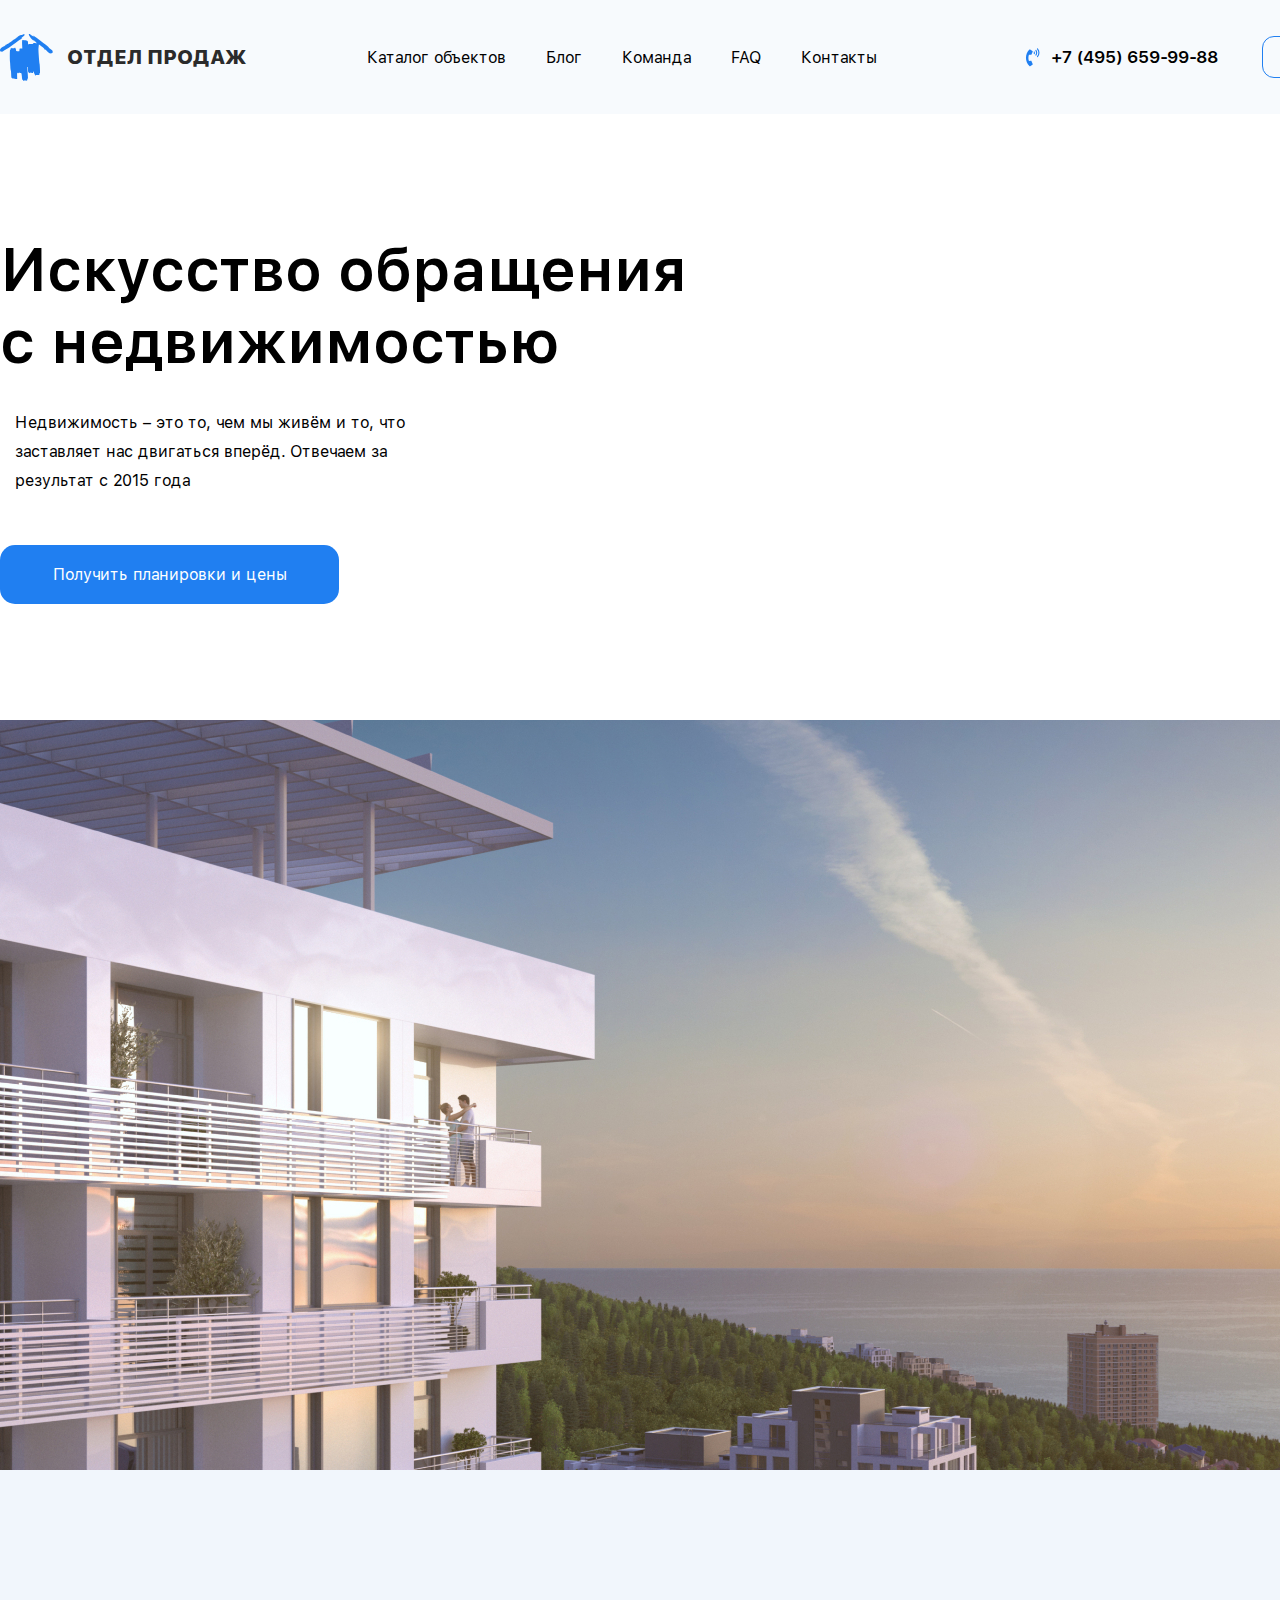
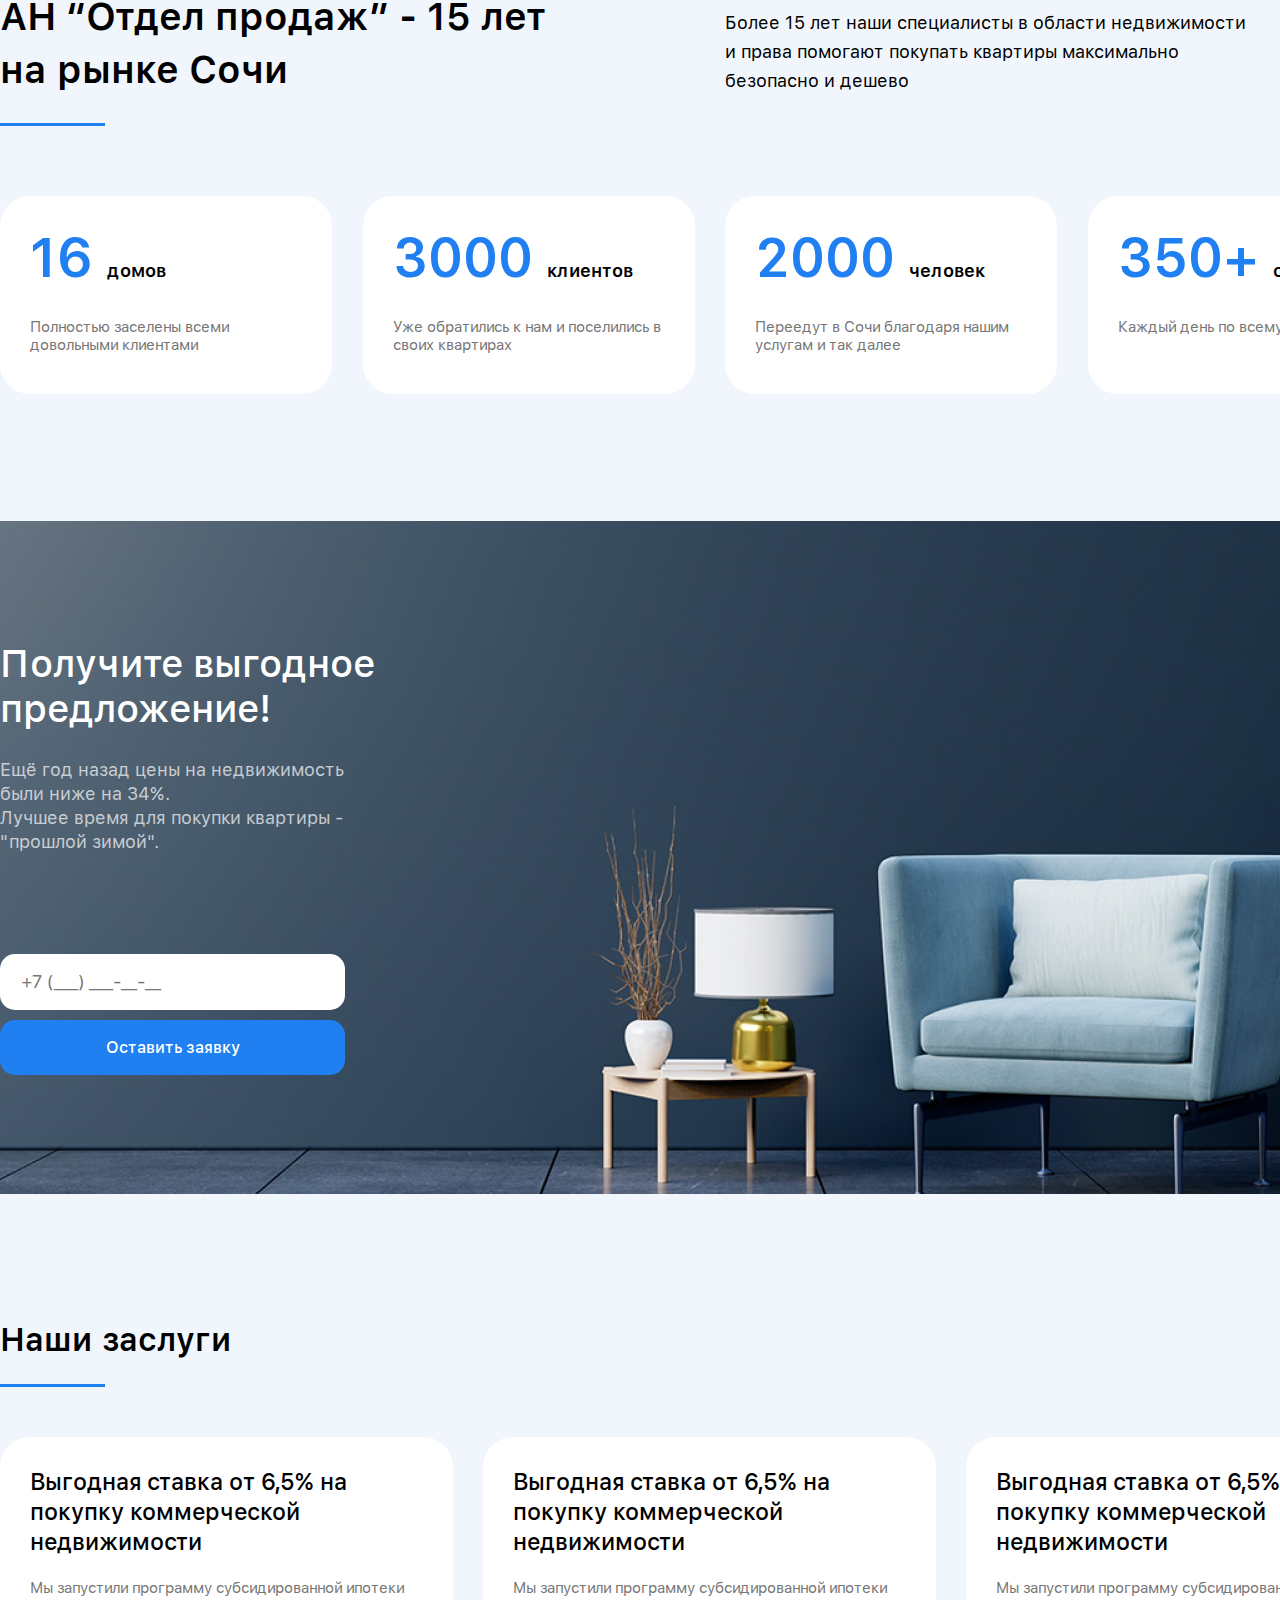
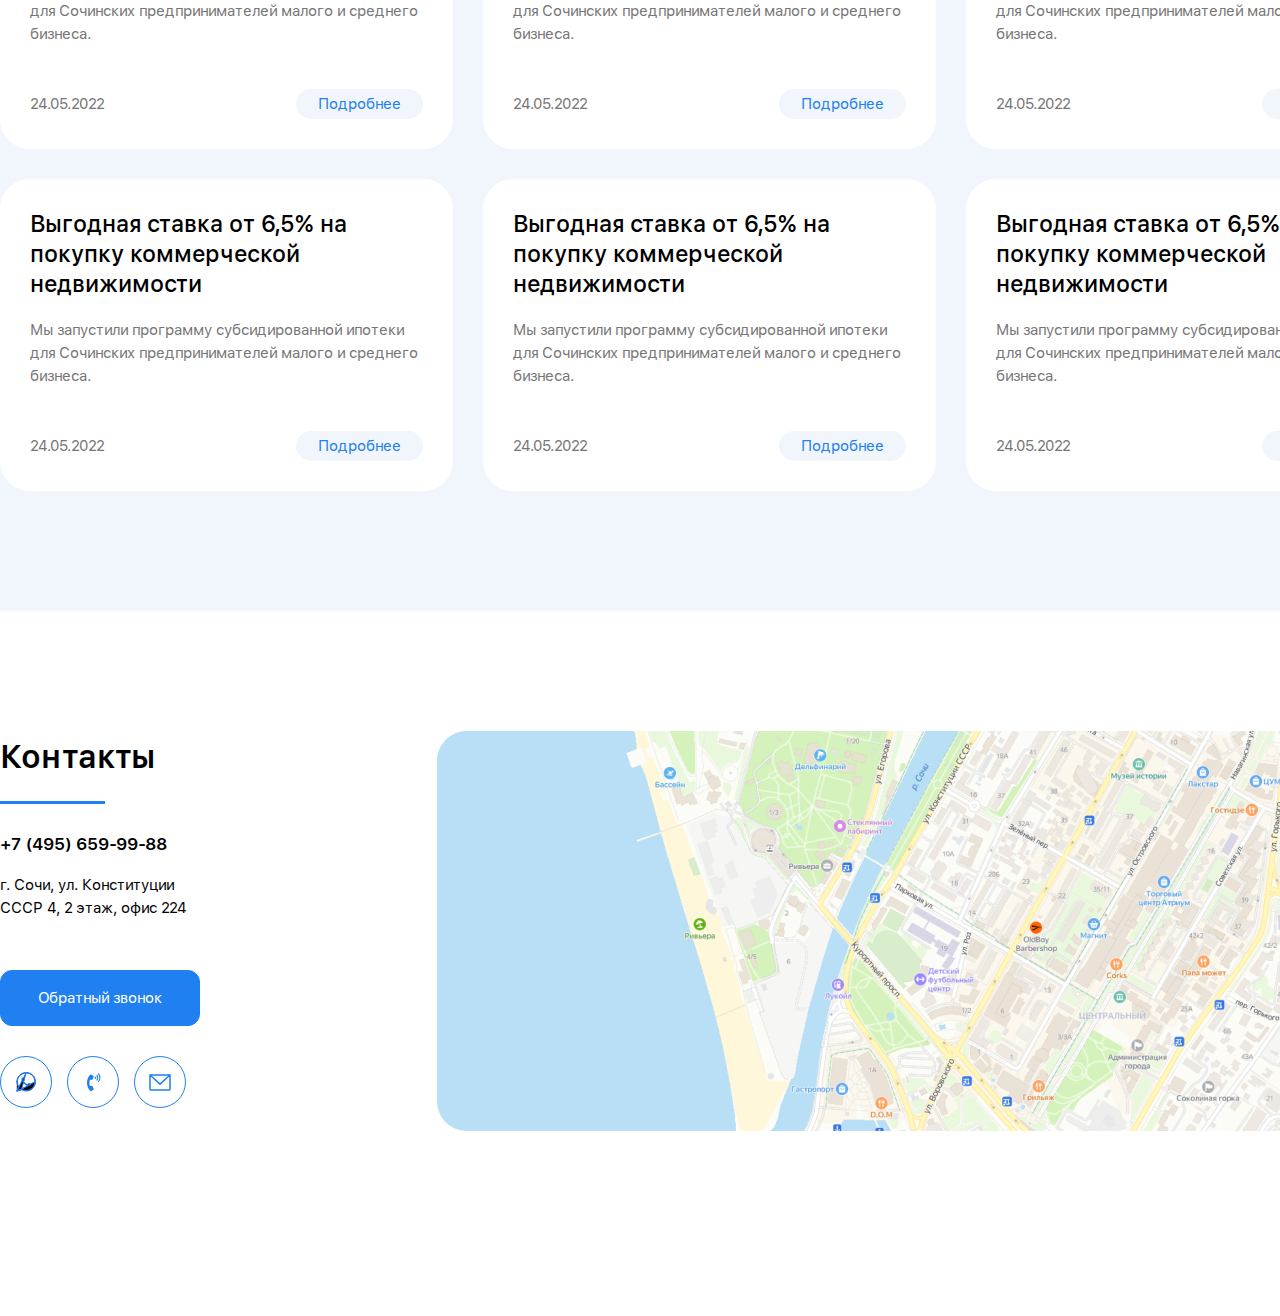
<file: Макет АН Отдел Продаж/index.html>
<!DOCTYPE html>
<html lang="ru">
    <head>
        <meta charset="utf-8">
        <link rel="stylesheet" type="text/css" href="css/style.css">
        <title>АН "Отдел продаж"</title>
    </head>
    <body>
        <header class="main-header">
            <div class="header-content-container">
            <a href="#" class="logo-container">
                <img class="logo" src="img/logo.svg" alt="Логотип компании">
                <p>Отдел продаж</p>
            </a>
            <nav class="main-nav">
                <ul class="main-list-navigation">
                    <li>
                        <a href="#">
                            Каталог объектов
                        </a>
                    </li>
                    <li>
                        <a href="#">
                            Блог
                        </a>
                    </li>
                    <li>
                        <a href="#">
                            Команда
                        </a>
                    </li>
                    <li>
                        <a href="#">
                            FAQ
                        </a>
                    </li>
                    <li>
                        <a href="#">
                            Контакты
                        </a>
                    </li>
                </ul>
            </nav>
            <a class="phone-calling head" href="tel:+74956599988">+7 (495) 659-99-88</a>
            <button class="call-order" href="#" type="button">Заказать звонок</button>
            </div>
        </header>
        <section class="section-lead">
            <div class="lead-text-container">
                <h1>Искусство обращения с недвижимостью</h1>
                <p>Недвижимость – это то, чем мы живём и то, что заставляет нас двигаться вперёд. Отвечаем за результат с 2015 года</p>
                <a class="get-prices" href="#">Получить планировки и цены</a>
            </div>
        </section>
        <section class="beatiful-view"></section>
        <section class="advantages">
            <div class="advantage-content-container">
                <div class="text-container">
                    <h2>АН “Отдел продаж” - 15 лет на рынке Сочи</h2>
                    <p class="advantages-description">Более 15 лет наши специалисты в области недвижимости и права помогают покупать квартиры максимально безопасно и дешево</p>
                </div>
            <ul class="advantages-list">
                <li class="advantage-card">
                    <h3><span>16 </span>домов</h3>
                    <p class="advantage-card-description">Полностью заселены всеми довольными клиентами</p>
                </li>
                <li class="advantage-card">
                    <h3><span>3000 </span>клиентов</h3>
                    <p class="advantage-card-description">Уже обратились к нам и поселились в своих квартирах</p>
                </li>
                <li class="advantage-card">
                    <h3><span>2000 </span>человек</h3>
                    <p class="advantage-card-description">Переедут в Сочи благодаря нашим услугам и так далее</p>
                </li>
                <li class="advantage-card">
                    <h3><span>350+ </span>сделок</h3>
                    <p class="advantage-card-description">Каждый день по всему Сочи</p>
                </li>
            </ul>
            </div>
        </section>
            <section class="sale-offer">
                <div class="content-container">
                    <div class="text-container">
                        <h2>Получите выгодное предложение!</h2>
                        <p class="sale-offer-dscription">
                            <p>Ещё год назад цены на недвижимость были ниже на 34%.</p>
                            <p>Лучшее время для покупки квартиры - "прошлой зимой".</p>
                        </p>
                        <form class="phone-form-submit" action="post">
                            <input name="phone_number" type="tel" placeholder="+7 (___) ___-__-__" pattern="+7 [0-9]{3} [0-9]{3}-[0-9]{2}-[0-9]{2}">
                            <input type="submit" value="Оставить заявку">
                        </form>
                    </div>
                </div>
            </section>
            <section class="achivements">
                <div class="content-container">
                <h2>Наши заслуги</h2>
                <ul class="achive-list">
                    <li class="achive-card">
                        <h3>Выгодная ставка от 6,5% на покупку коммерческой недвижимости</h3>
                        <p class="achove-description">Мы запустили программу субсидированной ипотеки для Сочинских предпринимателей малого и среднего бизнеса.</p>
                        <div class="wrap-container">
                            <time datetime="2022-05-24">24.05.2022</time>
                            <a class="achive-link" href="#">Подробнее</a>
                        </div>
                    </li>
                    <li class="achive-card active">
                        <h3>Выгодная ставка от 6,5% на покупку коммерческой недвижимости</h3>
                        <p class="achove-description">Мы запустили программу субсидированной ипотеки для Сочинских предпринимателей малого и среднего бизнеса.</p>
                        <div class="wrap-container">
                            <time datetime="2022-05-24">24.05.2022</time>
                            <a class="achive-link" href="#">Подробнее</a>
                        </div>
                    </li>
                    <li class="achive-card">
                        <h3>Выгодная ставка от 6,5% на покупку коммерческой недвижимости</h3>
                        <p class="achove-description">Мы запустили программу субсидированной ипотеки для Сочинских предпринимателей малого и среднего бизнеса.</p>
                        <div class="wrap-container">
                            <time datetime="2022-05-24">24.05.2022</time>
                            <a class="achive-link" href="#">Подробнее</a>
                        </div>
                    </li>
                    <li class="achive-card">
                        <h3>Выгодная ставка от 6,5% на покупку коммерческой недвижимости</h3>
                        <p class="achove-description">Мы запустили программу субсидированной ипотеки для Сочинских предпринимателей малого и среднего бизнеса.</p>
                        <div class="wrap-container">
                            <time datetime="2022-05-24">24.05.2022</time>
                            <a class="achive-link" href="#">Подробнее</a>
                        </div>
                    </li>
                    <li class="achive-card">
                        <h3>Выгодная ставка от 6,5% на покупку коммерческой недвижимости</h3>
                        <p class="achove-description">Мы запустили программу субсидированной ипотеки для Сочинских предпринимателей малого и среднего бизнеса.</p>
                        <div class="wrap-container">
                            <time datetime="2022-05-24">24.05.2022</time>
                            <a class="achive-link" href="#">Подробнее</a>
                        </div>
                    </li>
                    <li class="achive-card">
                        <h3>Выгодная ставка от 6,5% на покупку коммерческой недвижимости</h3>
                        <p class="achove-description">Мы запустили программу субсидированной ипотеки для Сочинских предпринимателей малого и среднего бизнеса.</p>
                        <div class="wrap-container">
                            <time datetime="2022-05-24">24.05.2022</time>
                            <a class="achive-link" href="#">Подробнее</a>
                        </div>
                    </li>
                </ul>
                </div>
            </section>
            <section class="contacts">
                <div class="left-column">
                <h2>Контакты</h2>
                <a class="phone-calling" href="tel:+74956599988">+7 (495) 659-99-88</a>
                <address>г. Сочи, ул. Конституции СССР 4, 2 этаж, офис 224</address>
                <button type="button" class="call-order back">Обратный звонок</button>
                <ul class="contacts-list">
                    <li>
                        <a class="contacts-list-link" href="#">
                            <img class="contacts-list-image" src="img/whats-app-icon.svg" alt="What's App">
                        </a>
                    </li>
                    <li>
                        <a class="contacts-list-link" href="#">
                            <img class="contacts-list-image" src="img/phone-icon.svg" alt="Номер телефона">
                        </a>
                    </li>
                    <li>
                        <a class="contacts-list-link" href="#">
                            <img class="contacts-list-image" src="img/mail-icon.svg" alt="Электронная почта">
                        </a>
                    </li>
                </ul>
                </div>
                <img class="map" src="img/map.jpg" alt="Здесь должна была быть карта, но что-то пошло не так. Мы находимся по адресу: г. Сочи, ул. Конституции СССР 4, 2 этаж, офис 224">
            </section>
    </body>
</html>
</file>
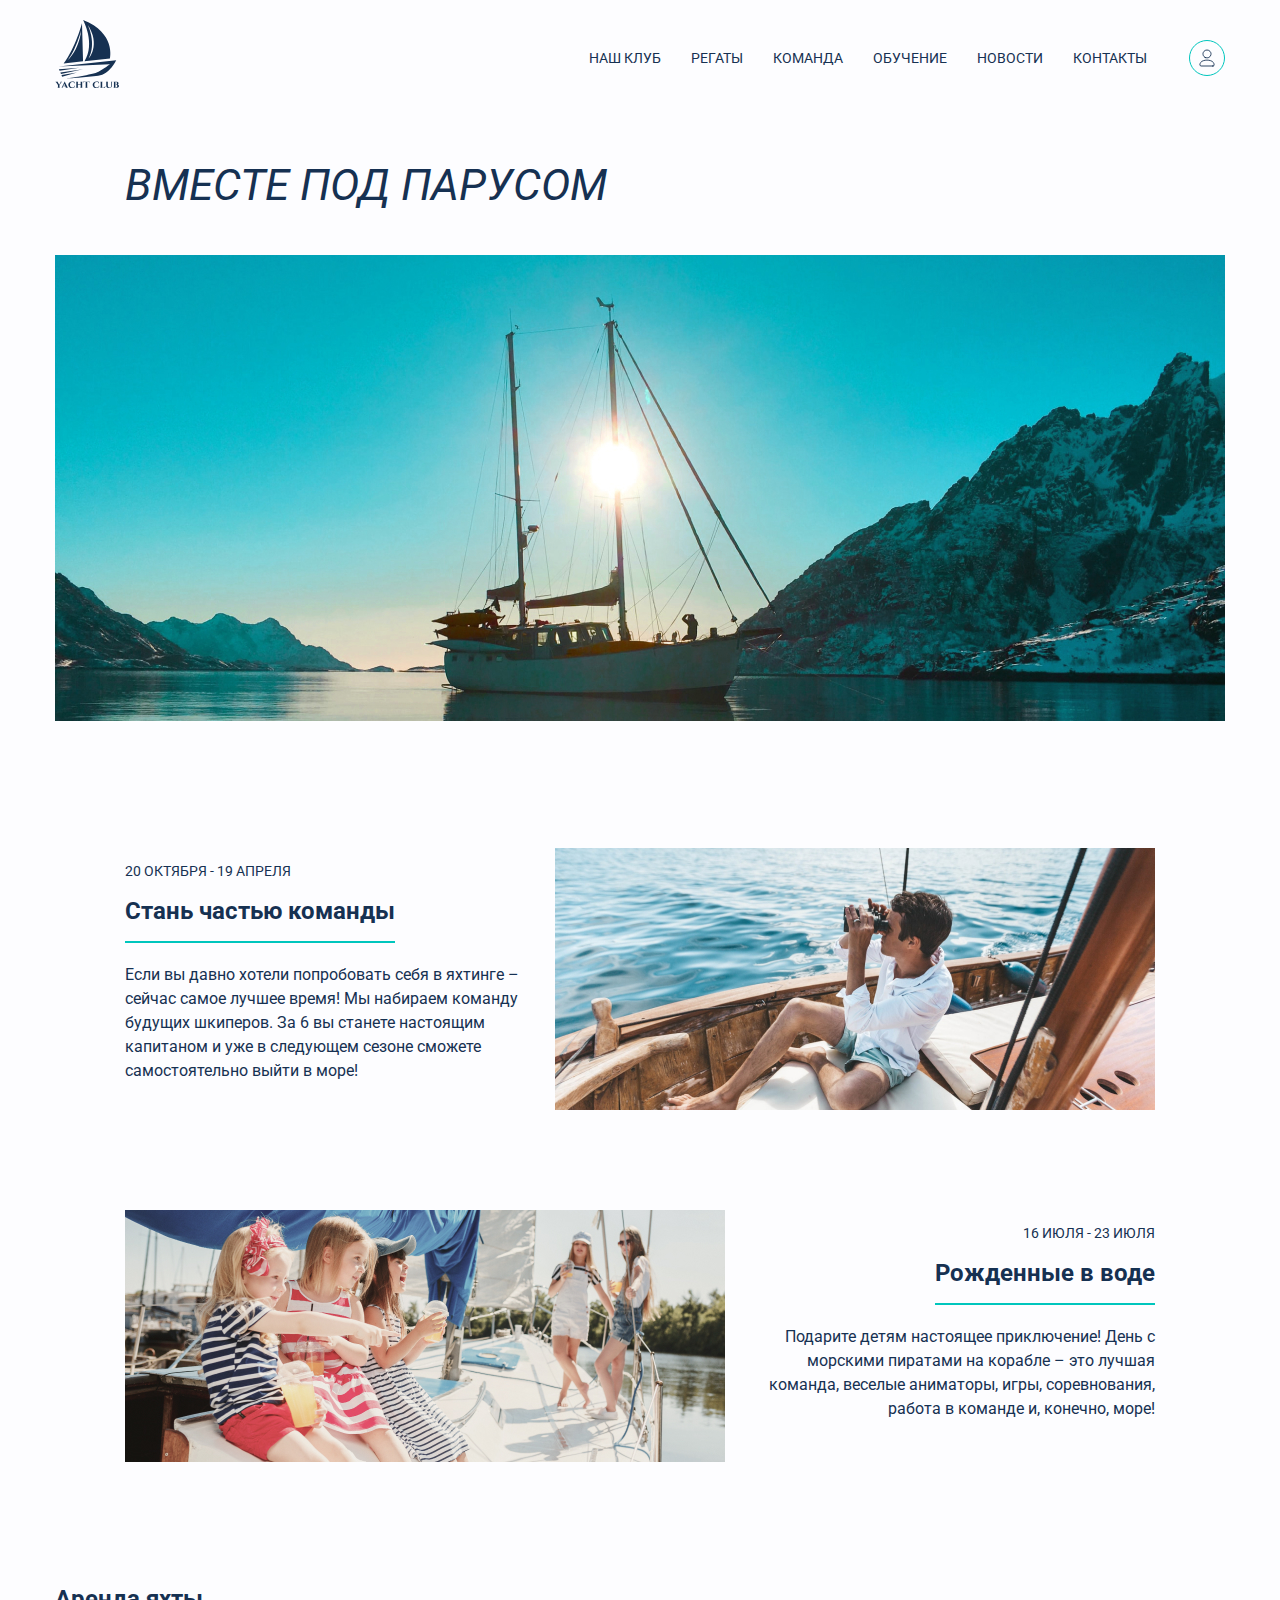
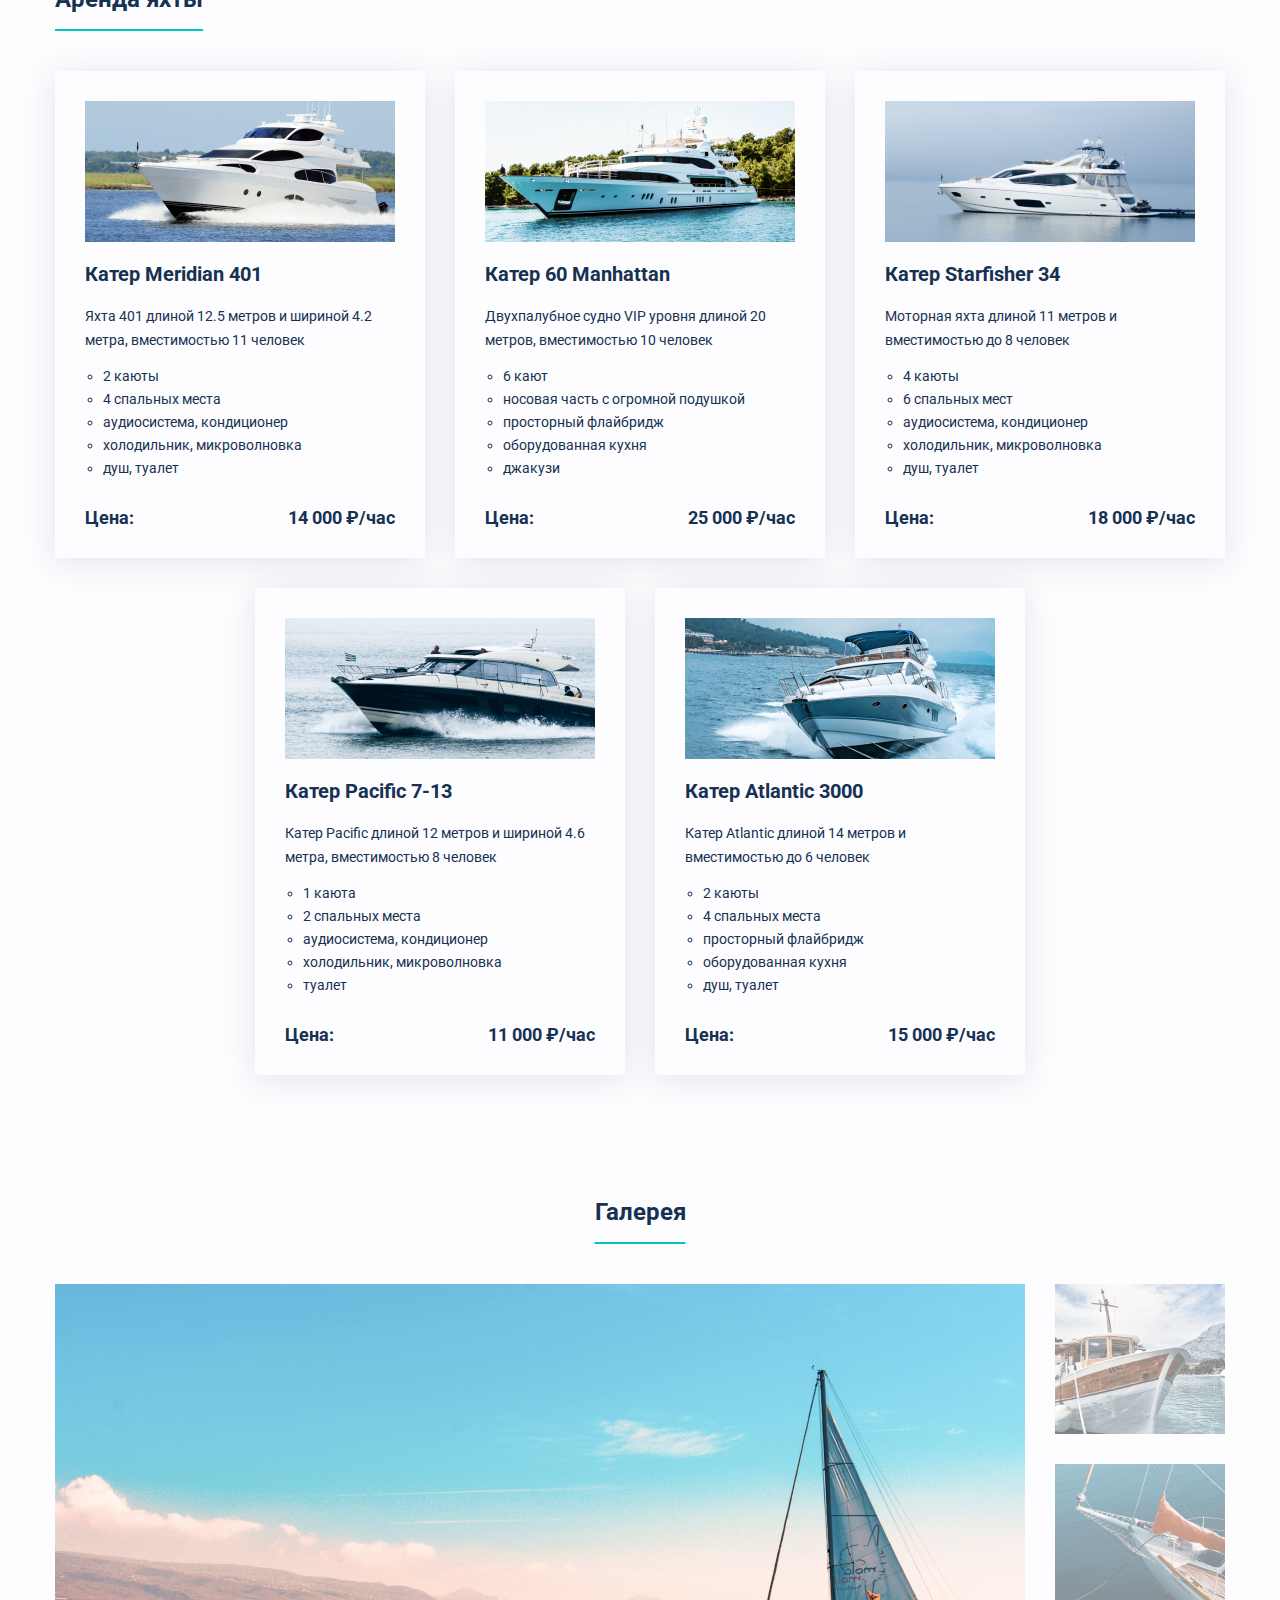
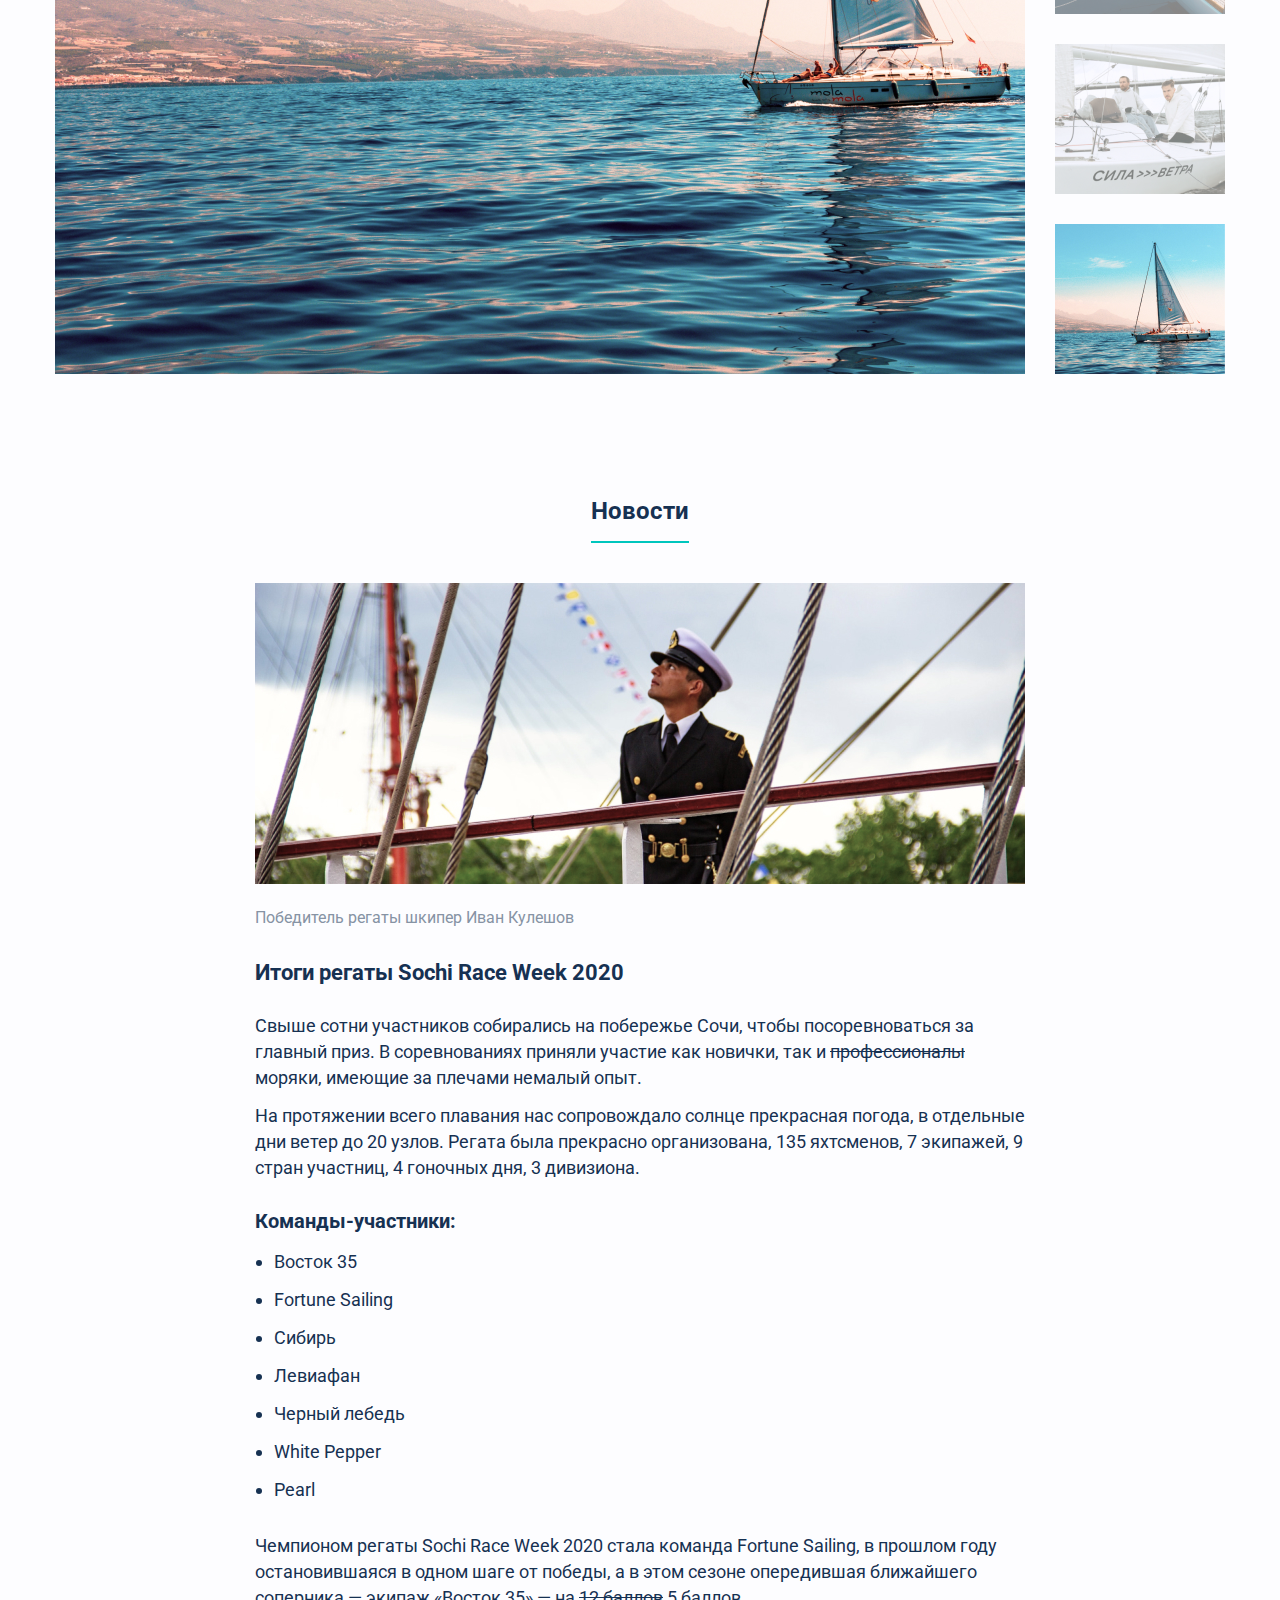
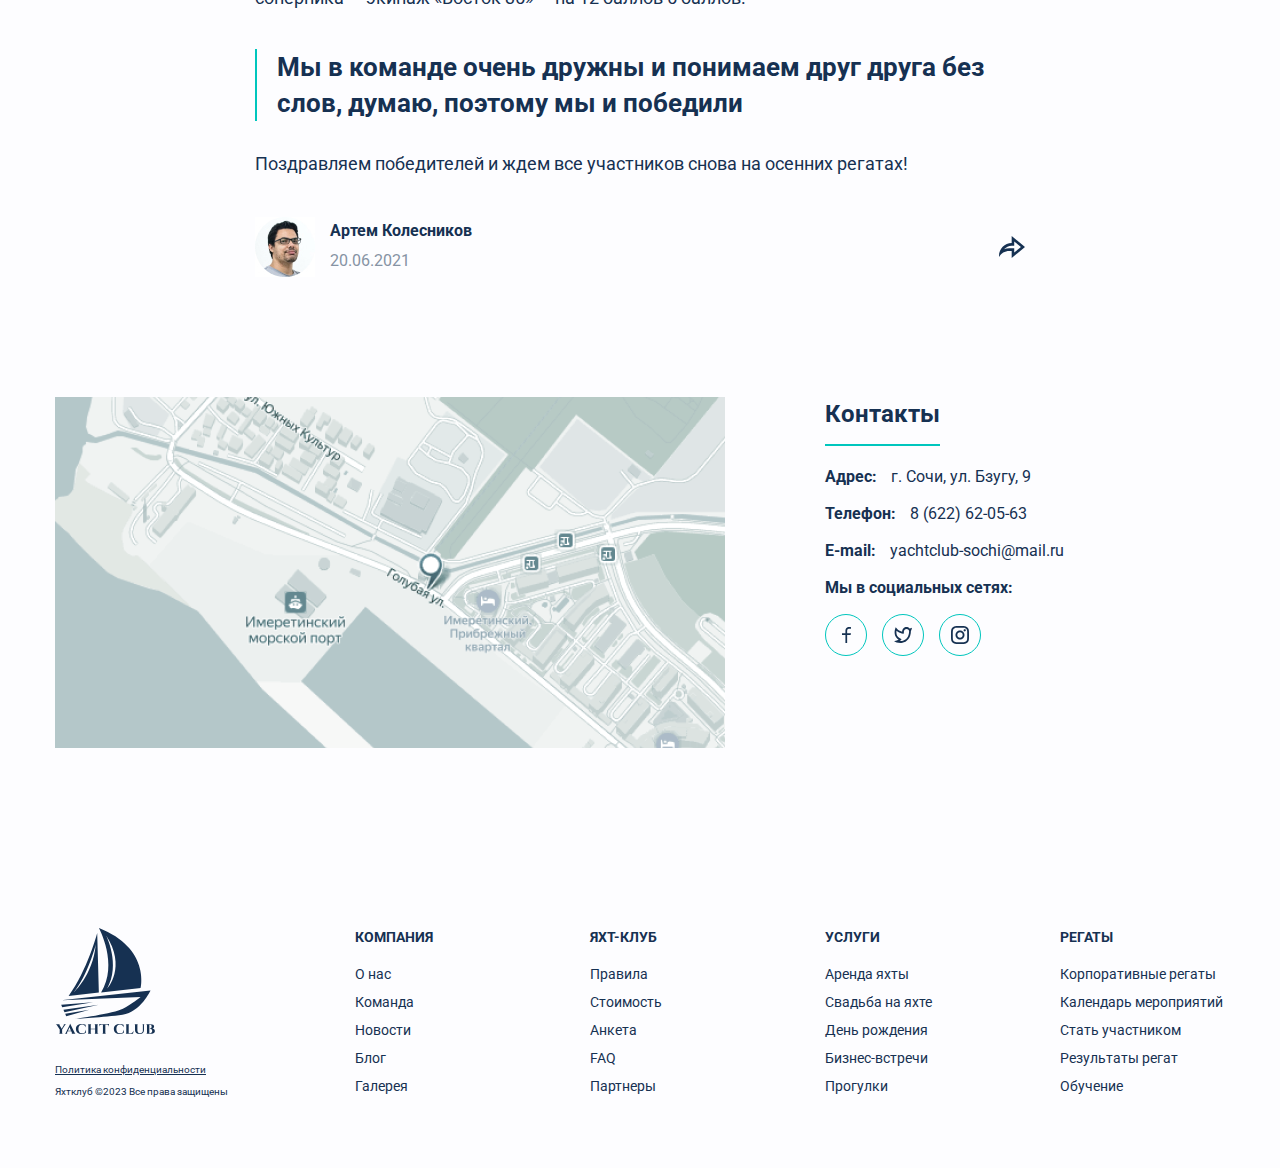
<file: Макет яхт-клуба/index.html>
<!DOCTYPE html>
<html>
    <head lang="ru">
        <meta charset="utf-8">
        <link rel="preconnect" href="https://fonts.googleapis.com">
        <link rel="preconnect" href="https://fonts.gstatic.com" crossorigin>
        <link href="https://fonts.googleapis.com/css2?family=Roboto:ital,wght@0,400;0,700;1,400&display=swap" rel="stylesheet">
        <link href="css/style.css" rel="stylesheet">
        <title>Яхт-клуб "Под парусом"</title>
    </head>
    <body>
        <header class="main-header">
            <nav class="main-nav">
                <a class="logo" href="#">
                    <img src="img/logo.svg" width="64" height="68" alt="Логотип компании">
                </a>
                <ul class="nav-list">
                    <li class="nav-list-item">
                        <a href="#">
                            Наш клуб
                        </a>
                    </li>
                    <li class="nav-list-item">
                        <a href="#">
                            Регаты
                        </a>
                    </li>
                    <li class="nav-list-item">
                        <a href="#">
                            Команда
                        </a>
                    </li>
                    <li class="nav-list-item">
                        <a href="#">
                            Обучение
                        </a>
                    </li>
                    <li class="nav-list-item">
                        <a href="#">
                            Новости
                        </a>
                    </li>
                    <li class="nav-list-item">
                        <a href="#">
                            Контакты
                        </a>
                    </li>
                </ul>
                <a class="account" href="#">
                    <img src="img/user-icon.svg" width="16" height="18" alt="Личный кабинет пользователя">
                </a>
            </nav>
        </header>
        <main class="main-content">
            <section class="section-lead">
                <h1>Вместе под парусом</h1>
                <img src="img/main-photo.jpg" width="1170" height="466" alt="Парусник на фоне красивого пейзажа">
            </section>
                <article class="article-item article-item-1">
                    <div class="article-text-column">
                        <p class="article-date">20 октября - 19 апреля</p>
                        <h2>Стань частью команды</h2>
                        <p>Если вы давно хотели попробовать себя в яхтинге – сейчас самое лучшее время! Мы набираем команду будущих шкиперов. За 6 вы станете настоящим капитаном и уже в следующем сезоне сможете самостоятельно выйти в море!</p>
                    </div>
                    <img class="blog-article-img" src="img/article-photo-1.jpg" width="600" height="262" alt="Картинка статьи">
                </article>
                <article class="article-item article-item-2">
                    <div class="article-text-column">
                        <p class="article-date">16 июля - 23 июля</p>
                        <h2>Рожденные в воде</h2>
                        <p>Подарите детям настоящее приключение! День с морскими пиратами на корабле – это лучшая команда, веселые аниматоры, игры, соревнования, работа в команде и, конечно, море!</p>
                    </div>
                    <img class="blog-article-img" src="img/article-photo-2.jpg" width="600" height="252" alt="Картинка статьи">
                </article>
                <section class="rents">
                    <h2>Аренда яхты</h2>
                    <ul class="rent-list">
                        <li class="card">
                            <img src="img/rent-photo-1.jpg" width="310" height="141" alt="Катер Meridian 401">
                            <h3>Катер Meridian 401</h3>
                            <p class="card-description">Яхта 401 длиной 12.5 метров и шириной 4.2 метра, вместимостью 11 человек</p>
                            <ul class="card-properties">
                                <li>
                                    2 каюты
                                </li>
                                <li>
                                    4 спальных места
                                </li>
                                <li>
                                    аудиосистема, кондиционер
                                </li>
                                <li>
                                    холодильник, микроволновка
                                </li>
                                <li>
                                    душ, туалет
                                </li>
                            </ul>
                            <div class="price-container">
                                <span class="price-header">Цена:</span>
                                <span class="price">14 000 ₽/час</span>
                            </div>
                        </li>
                        <li class="card">
                            <img src="img/rent-photo-2.jpg" width="310" height="141" alt="Катер 60 Manhattan">
                            <h3>Катер 60 Manhattan</h3>
                            <p class="card-description">Двухпалубное судно VIP уровня длиной 20 метров, вместимостью 10 человек</p>
                            <ul class="card-properties">
                                <li>
                                    6 кают
                                </li>
                                <li>
                                    носовая часть с огромной подушкой
                                </li>
                                <li>
                                    просторный флайбридж
                                </li>
                                <li>
                                    оборудованная кухня
                                </li>
                                <li>
                                    джакузи
                                </li>
                            </ul>
                            <div class="price-container">
                                <span class="price-header">Цена:</span>
                                <span class="price">25 000 ₽/час</span>
                            </div>
                        </li>
                        <li class="card">
                            <img src="img/rent-photo-3.jpg" width="310" height="141" alt="Катер Starfisher 34">
                            <h3>Катер Starfisher 34</h3>
                            <p class="card-description">Моторная яхта длиной 11 метров
                                и вместимостью до 8 человек</p>
                            <ul class="card-properties">
                                <li>
                                    4 каюты
                                </li>
                                <li>
                                    6 спальных мест
                                </li>
                                <li>
                                    аудиосистема, кондиционер
                                </li>
                                <li>
                                    холодильник, микроволновка
                                </li>
                                <li>
                                    душ, туалет
                                </li>
                            </ul>
                            <div class="price-container">
                                <span class="price-header">Цена:</span>
                                <span class="price">18 000 ₽/час</span>
                            </div>
                        </li>
                        <li class="card">
                            <img src="img/rent-photo-4.jpg" width="310" height="141" alt="Катер Pacific 7-13">
                            <h3>Катер Pacific 7-13</h3>
                            <p class="card-description">Катер Pacific длиной 12 метров и шириной 4.6 метра, вместимостью 8 человек</p>
                            <ul class="card-properties">
                                <li>
                                    1 каюта
                                </li>
                                <li>
                                    2 спальных места
                                </li>
                                <li>
                                    аудиосистема, кондиционер
                                </li>
                                <li>
                                    холодильник, микроволновка
                                </li>
                                <li>
                                    туалет
                                </li>
                            </ul>
                            <div class="price-container">
                                <span class="price-header">Цена:</span>
                                <span class="price">11 000 ₽/час</span>
                            </div>
                        </li>
                        <li class="card">
                            <img src="img/rent-photo-5.jpg" width="310" height="141" alt="Катер Atlantic 3000">
                            <h3>Катер Atlantic 3000</h3>
                            <p class="card-description">Катер Atlantic длиной 14 метров
                                и вместимостью до 6 человек</p>
                            <ul class="card-properties">
                                <li>
                                    2 каюты
                                </li>
                                <li>
                                    4 спальных места
                                </li>
                                <li>
                                    просторный флайбридж
                                </li>
                                <li>
                                    оборудованная кухня
                                </li>
                                <li>
                                    душ, туалет
                                </li>
                            </ul>
                            <div class="price-container">
                                <span class="price-header">Цена:</span>
                                <span class="price">15 000 ₽/час</span>
                            </div>
                        </li>
                    </ul>
                </section>
                <section class="gallery">
                    <h2>Галерея</h2>
                    <div class="gallery-wrapper">
                      <img class="main-gallery-photo" src="img/main-gallery-photo.jpg" width="970" height="690" alt="">
                      <ul class="image-list">
                        <li>
                          <a href="#">
                            <img src="img/gallery-list-photo-1.jpg" width="170" height="150" alt="">
                          </a>
                        </li>
                        <li>
                          <a href="#">
                            <img src="img/gallery-list-photo-2.jpg" width="170" height="150" alt="">
                          </a>
                        </li>
                        <li>
                          <a href="#">
                            <img src="img/gallery-list-photo-3.jpg" width="170" height="150" alt="">
                          </a>
                        </li>
                        <li>
                          <a href="#" class="active-item">
                            <img src="img/gallery-list-photo-4.jpg" width="170" height="150" alt="">
                          </a>
                        </li>
                      </ul>
                    </div>
                  </section>
            <section class="news">
                <h2>Новости</h2>
                <article class="post">
                <figure class="news-img">
                    <img class="news-img" src="img/news-photo-1.jpg" width="770" height="301" alt="Победитель регаты шкипер Иван Кулешов на своём судне">
                    <figcaption>Победитель регаты шкипер Иван Кулешов</figcaption>
                </figure>
                <h3>Итоги регаты Sochi Race Week 2020</h3>
                <p>Свыше сотни участников собирались на побережье Сочи, чтобы посоревноваться за главный приз. В соревнованиях приняли участие как новички, так и <del>профессионалы</del> моряки, имеющие за плечами немалый опыт. </p>   
                <p>На протяжении всего плавания нас сопровождало солнце прекрасная погода, в отдельные дни ветер до 20 узлов. Регата была прекрасно организована, 135 яхтсменов, 7 экипажей, 9 стран участниц, 4 гоночных дня, 3 дивизиона.</p>
                <h4>Команды-участники:</h4>
                <ul class="teams-list">
                    <li class="teams-list-item">
                        <p>Восток 35</p>
                    </li>
                    <li class="teams-list-item">
                        <p>Fortune Sailing</p>
                    </li>
                    <li class="teams-list-item">
                        <p>Сибирь</p>
                    </li>
                    <li class="teams-list-item">
                        <p>Левиафан</p>
                    </li>
                    <li class="teams-list-item">
                        <p>Черный лебедь</p>
                    </li>
                    <li class="teams-list-item">
                        <p>White Pepper</p>
                    </li>
                    <li class="teams-list-item">
                        <p>Pearl</p>
                    </li>
                </ul>
                <p>Чемпионом регаты Sochi Race Week 2020 стала команда Fortune Sailing, в прошлом году остановившаяся в одном шаге от победы, а в этом сезоне опередившая ближайшего соперника — экипаж «Восток 35» — на <del>12 баллов</del> 5 баллов.</p>
                <blockquote>Мы в команде очень дружны и понимаем друг друга без слов, думаю, поэтому мы и победили</blockquote>
                <p>Поздравляем победителей и ждем все участников снова на осенних регатах!</p>
                <footer class="news-footer">
                    <div class="author-profile">
                        <a href="#">
                            <img class="author-img" src="img/author-photo.jpg" width="60" height="60" alt="Изображение автора статьи">
                        </a>
                        <div class="author-info-container">
                            <a href="#">Артем Колесников</a>
                            <time datetime="2021-06-20">20.06.2021</time>
                        </div>
                    </div>
                    <a class="share-button" href="#">
                        <img src="img/share-icon.svg" width="26" height="22" alt="Нажмите, чтобы поделиться ссылкой на статью">
                    </a>
                </footer>
            </article>
            </section>
            <section class="contacts">
                <div class="contacts-right-column">
                <h2>Контакты</h2>
                    <ul class="contacts-list">
                        <li class="contacts-list-item">
                            <h3>Адрес:</h3>
                            <adress>г. Сочи, ул. Бзугу, 9</adress>
                         </li>
                        <li class="contacts-list-item">
                            <h3>Телефон:</h3>
                            <a href="tel:+7622620563">8 (622) 62-05-63</a>
                        </li>
                        <li class="contacts-list-item">
                            <h3>E-mail:</h3>
                            <a href="mailto:yachtclub-sochi@mail.ru">yachtclub-sochi@mail.ru</a>
                        </li>
                        <li class="contacts-list-item">
                            <h3>Мы в социальных сетях:</h3>
                            <ul class="socials-list">
                                <li class="socials-list-item">
                                    <a href="#">
                                        <img src="img/facebook.svg" width="9" height="16" alt="Facebook">
                                    </a>
                                </li>
                                <li class="socials-list-item">
                                    <a href="#">
                                        <img src="img/twitter.svg" width="18" height="16" alt="Twitter">
                                    </a>
                                </li>
                                <li class="socials-list-item">
                                    <a href="#">
                                        <img src="img/instagram.svg" width="18" height="18" alt="Instagram">
                                    </a>   
                                </li>
                            </ul>
                        </li>
                    </ul>
                </div>
                <img class="map-photo" src="img/map.png" width="670" height="351" alt="Карта местности">
            </section>
        </main>
        <footer class="main-footer">
            <div class="footer-container">
            <div class="footer-column">
                <img src="img/logo.svg" width="100" height="106" alt="Логотип компании">
                <p class="policy"><a href="#">Политика конфиденциальности</a></p>
                <p class="copyright">Яхтклуб ©2023 Все права защищены</p>
            </div>
            <ul class="footer-list">
            <li class="footer-list-item">
            <h2>Компания</h2>
            <ul class="company-list">
                <li class="company-list-item">
                    <a href="#">
                        О нас
                    </a>
                </li>
                <li class="company-list-item">
                    <a href="#">
                        Команда
                    </a>
                </li>
                <li class="company-list-item">
                    <a href="#">
                        Новости
                    </a>
                </li>
                <li class="company-list-item">
                    <a href="#">
                        Блог
                    </a>
                </li>
                <li class="company-list-item">
                    <a href="#">
                        Галерея
                    </a>
                </li>
            </ul>
            </li>
            <li class="footer-list-item">
            <h2>Яхт-клуб</h2>
            <ul class="yacht-club-list">
                <li class="yacht-club-list-item">
                    <a href="#">
                        Правила
                    </a>
                </li>
                <li class="yacht-club-list-item">
                    <a href="#">
                        Стоимость
                    </a>
                </li>
                <li class="yacht-club-list-item">
                    <a href="#">
                        Анкета
                    </a>
                </li>
                <li class="yacht-club-list-item">
                    <a href="#">
                        FAQ
                    </a>
                </li>
                <li class="yacht-club-list-item">
                    <a href="#">
                        Партнеры
                    </a>
                </li>
            </ul>
            </li>
            <li class="footer-list-item">
            <h2>Услуги</h2>
            <ul class="services-list">
                <li class="services-list-item">
                    <a href="#">
                        Аренда яхты
                    </a>
                </li>
                <li class="services-list-item">
                    <a href="#">
                        Свадьба на яхте
                    </a>
                </li>
                <li class="services-list-item">
                    <a href="#">
                        День рождения
                    </a>
                </li>
                <li class="services-list-item">
                    <a href="#">
                        Бизнес-встречи
                    </a>
                </li>
                <li class="services-list-item">
                    <a href="#">
                        Прогулки
                    </a>
                </li>
            </ul>
            </li>
            <li class="footer-list-item">
            <h2>Регаты</h2>
            <ul class="regattas-list">
                <li class="regattas-list-item">
                    <a href="#">
                        Корпоративные регаты
                    </a>
                </li>
                <li class="regattas-list-item">
                    <a href="#">
                        Календарь мероприятий
                    </a>
                </li>
                <li class="regattas-list-item">
                    <a href="#">
                        Стать участником
                    </a>
                </li>
                <li class="regattas-list-item">
                    <a href="#">
                        Результаты регат
                    </a>
                </li>
                <li class="regattas-list-item">
                    <a href="#">
                        Обучение
                    </a>
                </li>
            </ul>
            </li>
            </ul>
            </div>
        </footer>
    </body>
</html>
</file>
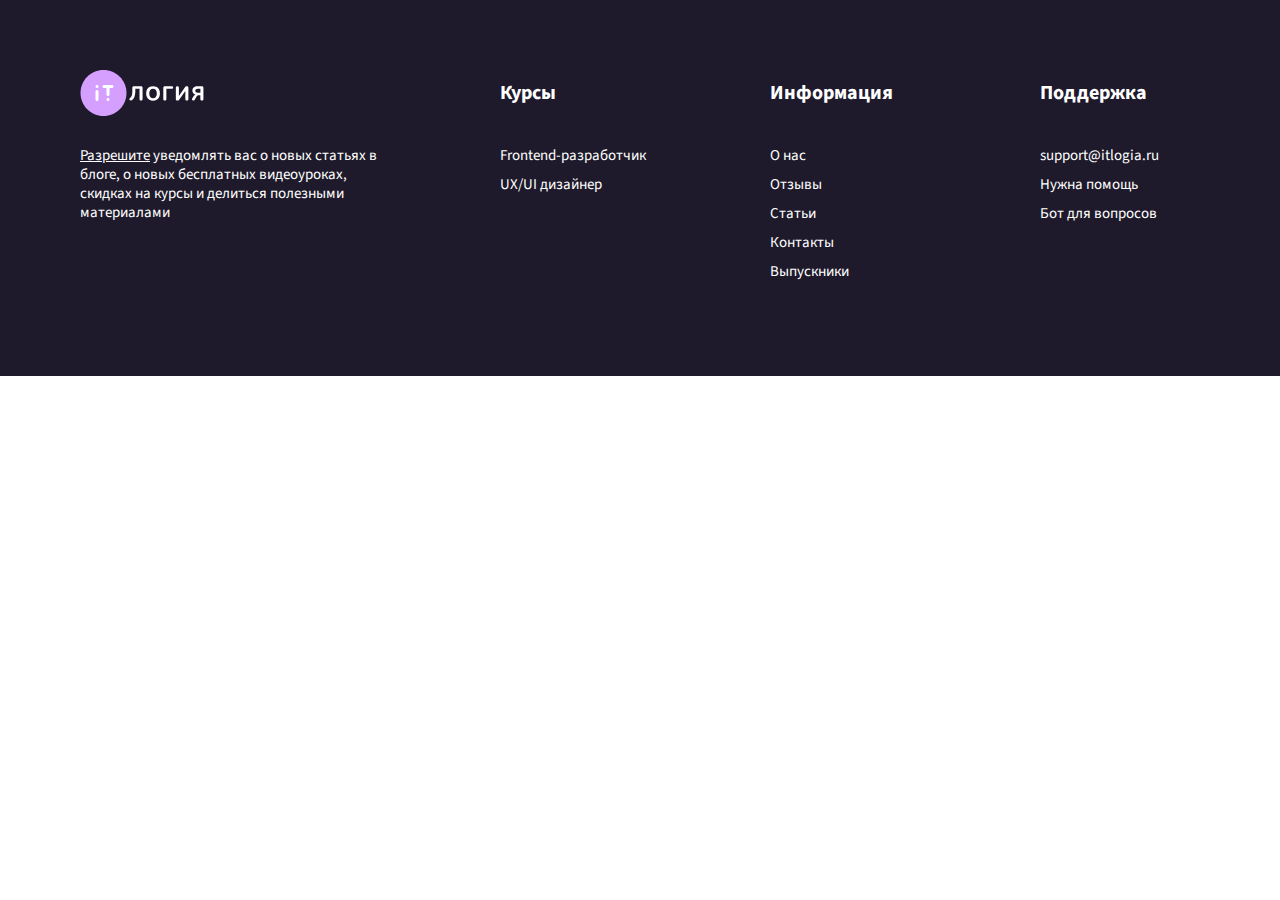
<file: Подвал сайта/index.html>
<!DOCTYPE html>
<html lang="ru">
<head>
  <meta charset="utf-8">
  <link rel="preconnect" href="https://fonts.googleapis.com">
  <link rel="preconnect" href="https://fonts.gstatic.com" crossorigin>
  <link href="https://fonts.googleapis.com/css2?family=Source+Sans+Pro:wght@400;700&display=swap" rel="stylesheet">
  <link href="css/style.css" rel="stylesheet">
  <title>Подвал</title>
</head>
<body class="page">
<footer class="main-footer">
  <div class="footer-container">
    <div class="footer-column">
      <p class="logo">
        <img src="img/logo.svg" width="130" height="46" alt="Логотип">
      </p>
      <p class="footer-info"><a href="#" class="consent">Разрешите</a> уведомлять вас о новых статьях в блоге, о новых бесплатных видеоуроках, скидках на курсы и делиться полезными материалами</p>
    </div>
    <ul class="footer-navigation-topics">
      <li class="footer-navigation-topic">
        <h2>Курсы</h2>
        <ul class="footer-navigation">
          <li class="footer-navigation-item">
            <a href="#">Frontend-разработчик</a>
          </li>
          <li class="footer-navigation-item">
            <a href="#">UX/UI дизайнер</a>
          </li>
        </ul>
      </li>
      <li class="footer-navigation-topic">
        <h2>Информация</h2>
        <ul class="footer-navigation">
          <li class="footer-navigation-item">
            <a href="#">О нас</a>
          </li>
          <li class="footer-navigation-item">
            <a href="#">Отзывы</a>
          </li>
          <li class="footer-navigation-item">
            <a href="#">Статьи</a>
          </li>
          <li class="footer-navigation-item">
            <a href="#">Контакты</a>
          </li>
          <li class="footer-navigation-item">
            <a href="#">Выпускники</a>
          </li>
        </ul>
      </li>
      <li class="footer-navigation-topic">
        <h2>Поддержка</h2>
        <ul class="footer-navigation">
          <li class="footer-navigation-item">
            <a href="#">support@itlogia.ru</a>
          </li>
          <li class="footer-navigation-item">
            <a href="#">Нужна помощь</a>
          </li>
          <li class="footer-navigation-item">
            <a href="#">Бот для вопросов</a>
          </li>
        </ul>
      </li>
    </ul>
  </div>
</footer>
</body>
</html>
</file>
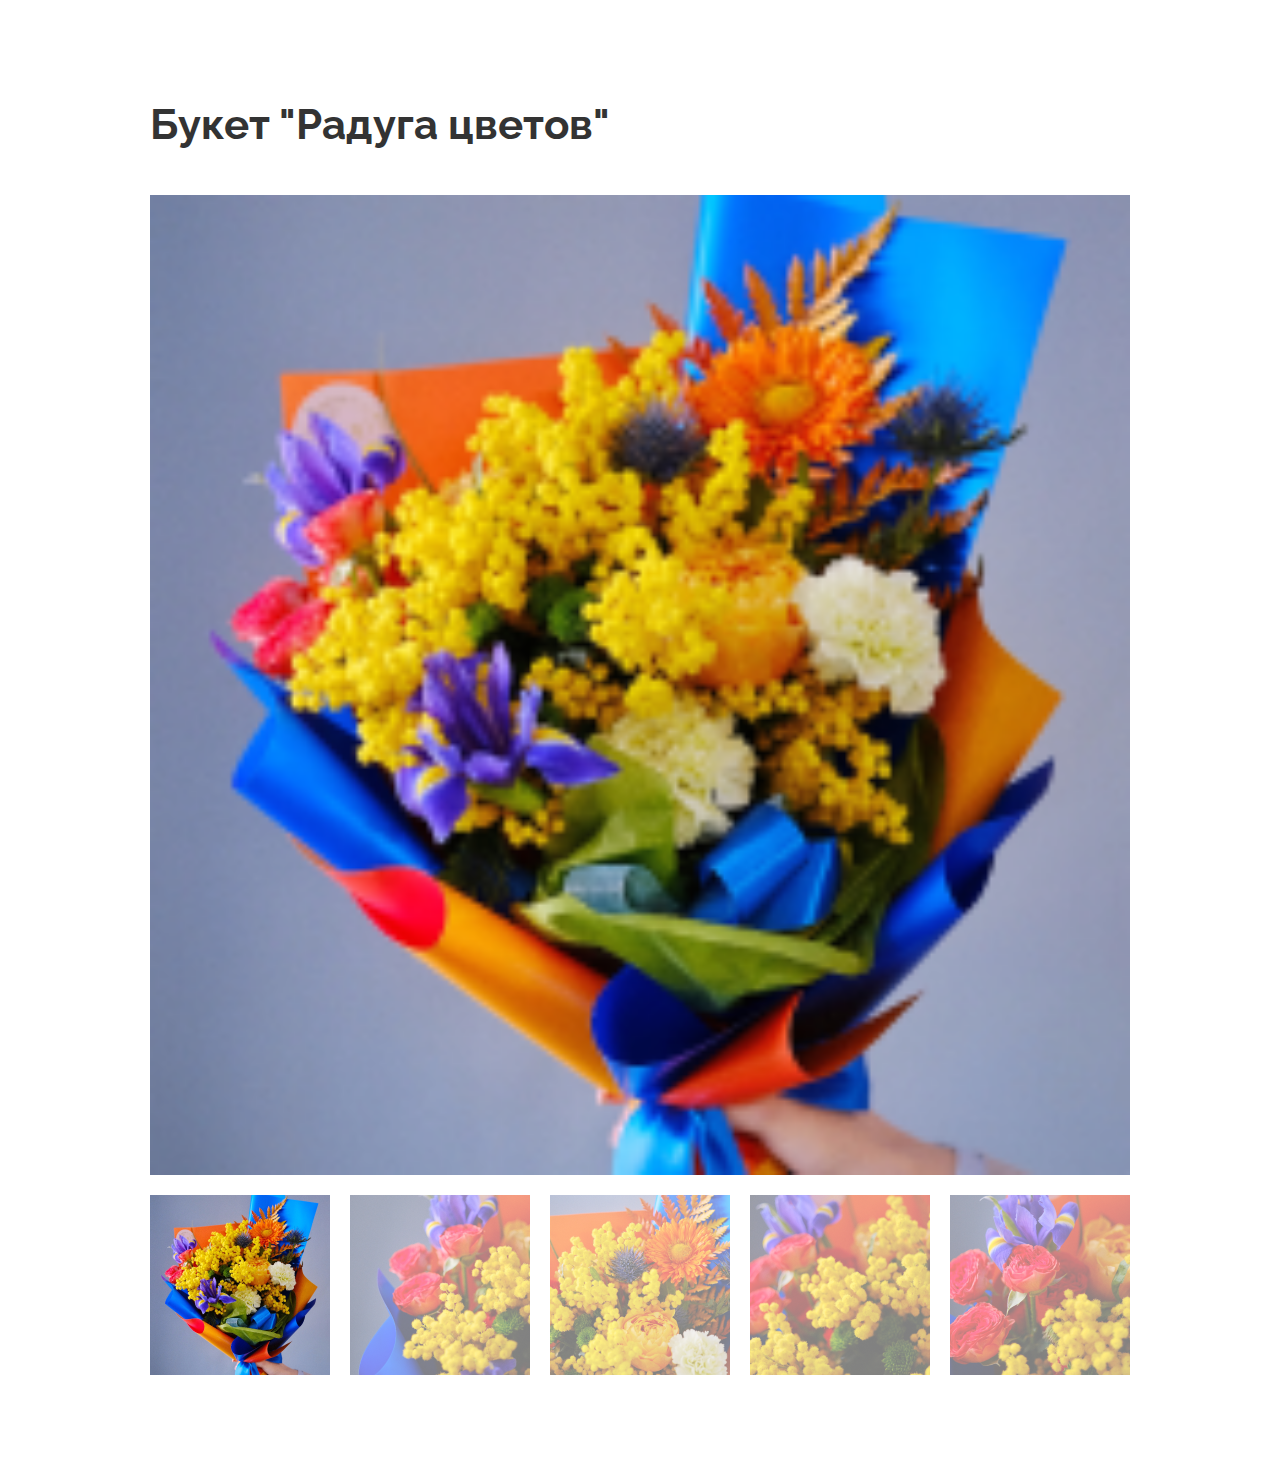
<file: Простая галерея фото/index.html>
<!DOCTYPE html>
<html lang="ru">
  <head>
    <meta charset="utf-8">
    <link rel="preconnect" href="https://fonts.googleapis.com">
    <link rel="preconnect" href="https://fonts.gstatic.com" crossorigin>
    <link href="https://fonts.googleapis.com/css2?family=Raleway:wght@400;700&display=swap" rel="stylesheet">
    <link href="css/style.css" rel="stylesheet">
    <title>Букет "Радуга цветов"</title>
  </head>
  <body class="page">
  <section class="gallery">
    <h2>Букет "Радуга цветов"</h2>
    <img class="active-photo" src="img/preview-gallery-photo-1.png" width="980" height="980" alt="">
    <ul class="preview-list">
      <li class="preview-list-item">
        <a href="img/preview-gallery-photo-1.png" class="active-item">
          <img src="img/preview-gallery-photo-1.png" width="180" height="180" alt="">
        </a>
      </li>
      <li class="preview-list-item">
        <a href="img/preview-gallery-photo-2.png">
          <img src="img/preview-gallery-photo-2.png" width="180" height="180" alt="">
        </a>
      </li>
      <li class="preview-list-item">
        <a href="img/preview-gallery-photo-3.png">
          <img src="img/preview-gallery-photo-3.png" width="180" height="180" alt="">
        </a>
      </li>
      <li class="preview-list-item">
        <a href="img/preview-gallery-photo-4.png">
          <img src="img/preview-gallery-photo-4.png" width="180" height="180" alt="">
        </a>
      </li>
      <li class="preview-list-item">
        <a href="img/preview-gallery-photo-5.png">
          <img src="img/preview-gallery-photo-5.png" width="180" height="180" alt="">
        </a>
      </li>
    </ul>
  </section>
  <script src="js/script.js"></script>
  </body>
</html>
</file>
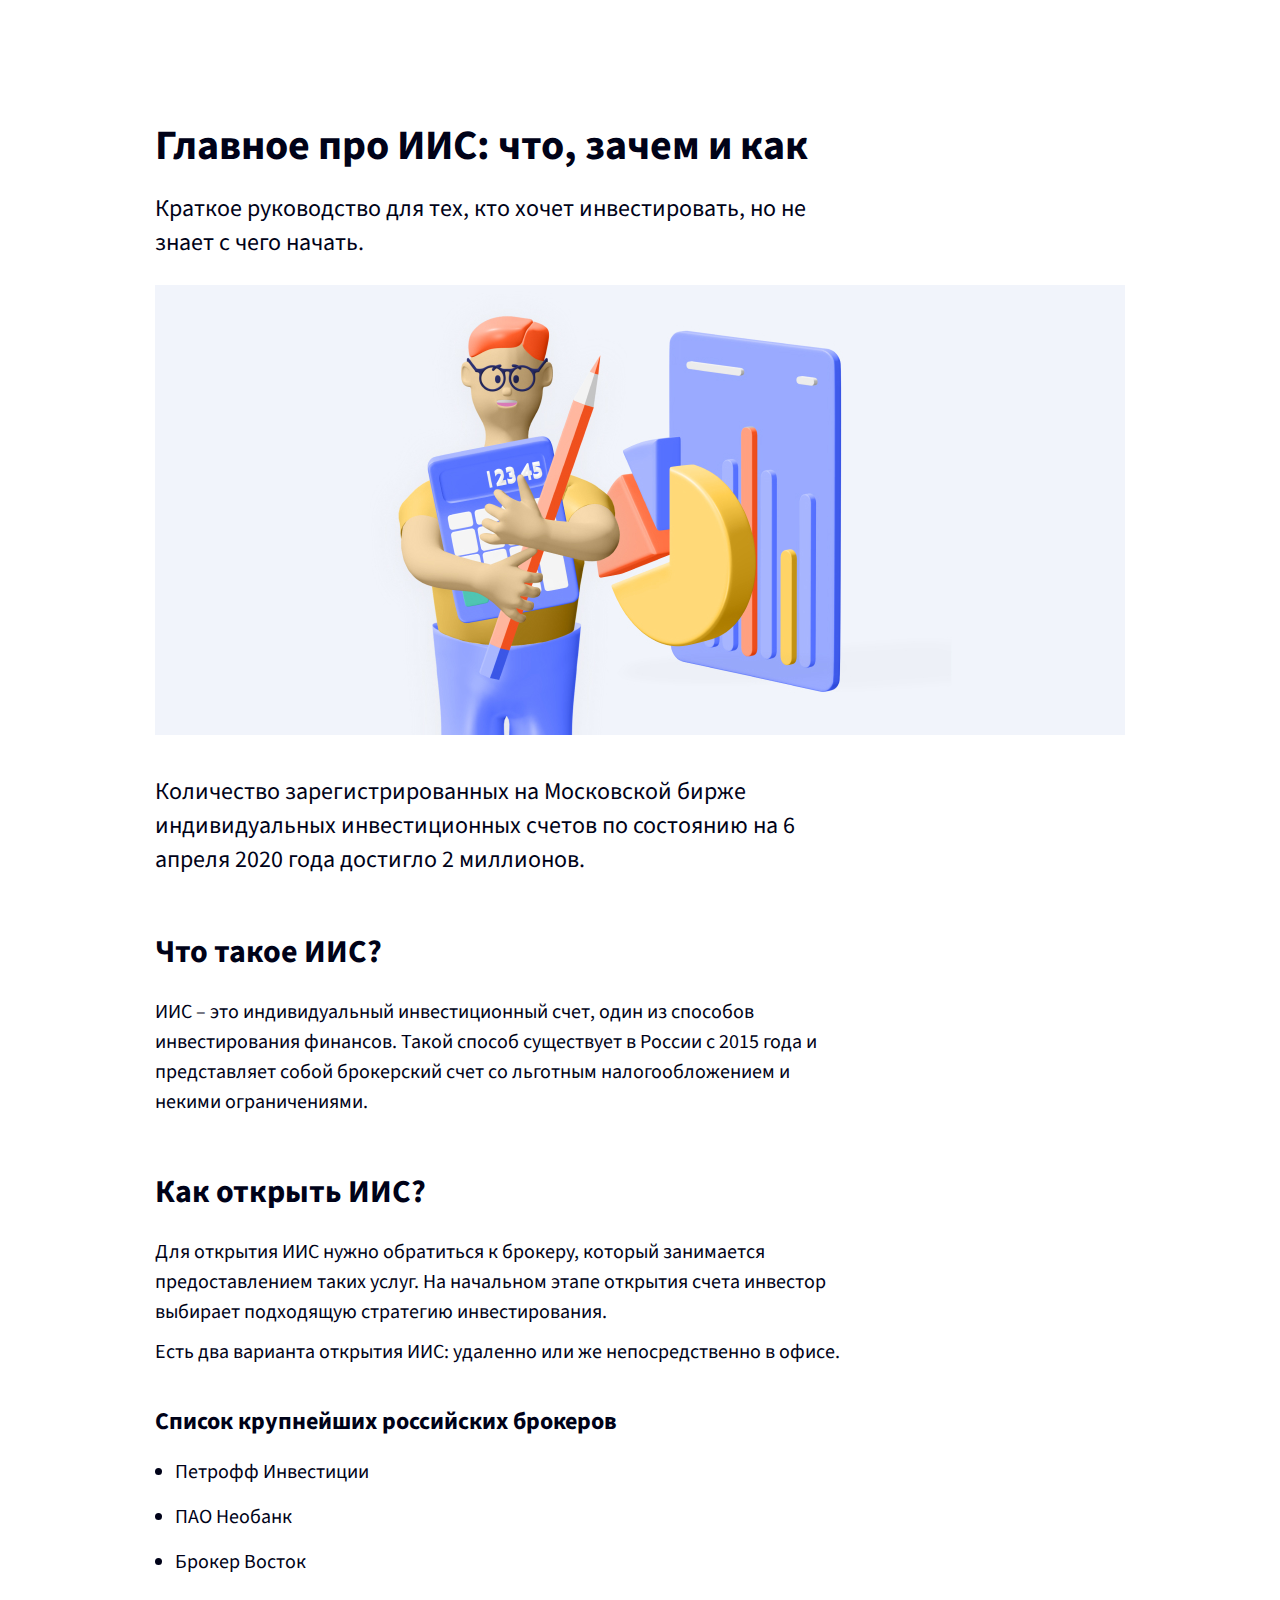
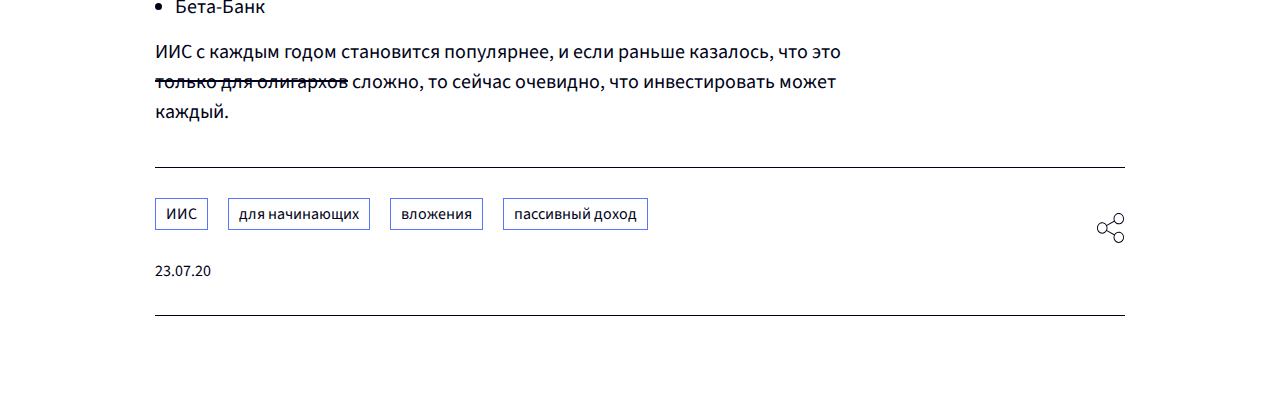
<file: Статья про ИИС/index.html>
<!DOCTYPE html>
<html lang="ru">
  <head>
    <meta charset="utf-8">
    <link rel="preconnect" href="https://fonts.googleapis.com">
    <link rel="preconnect" href="https://fonts.gstatic.com" crossorigin>
    <link href="https://fonts.googleapis.com/css2?family=Source+Sans+Pro:wght@400;700&display=swap" rel="stylesheet">
    <link href="css/style.css" rel="stylesheet">
    <title>Статья</title>
  </head>
  <body>
  <main class="main-content">
    <article class="post">
      <h1 class="post-title">Главное про ИИС: что, зачем и как</h1>
      <p class="post-lead">
        Краткое руководство для тех, кто хочет инвестировать, но не знает с чего начать.
      </p>
      <img class="post-img" src="img/post-photo.png" width="970" height="450" alt="Иллюстрация">
      <p class="post-description">Количество зарегистрированных на Московской бирже индивидуальных инвестиционных счетов по состоянию на 6 апреля 2020 года достигло 2 миллионов.</p>
      <div class="post-content">
        <h2>Что такое ИИС?</h2>
        <p>ИИС – это индивидуальный инвестиционный счет, один из способов инвестирования финансов. Такой способ существует в России с 2015 года и представляет собой брокерский счет со льготным налогообложением и некими ограничениями.</p>
        <h2>Как открыть ИИС?</h2>
        <p>Для открытия ИИС нужно обратиться к брокеру, который занимается предоставлением таких услуг. На начальном этапе открытия счета инвестор выбирает подходящую стратегию инвестирования.</p>
        <p>Есть два варианта открытия ИИС: удаленно или же непосредственно в офисе. </p>
        <h3>Список крупнейших российских брокеров</h3>
        <ul>
          <li>Петрофф Инвестиции</li>
          <li>ПАО Необанк</li>
          <li>Брокер Восток</li>
          <li>Бета-Банк</li>
        </ul>
        <p>ИИС с каждым годом становится популярнее, и если раньше казалось, что это <del>только для олигархов</del> <ins>сложно</ins>, то сейчас очевидно, что инвестировать может каждый.</p>
      </div>
      <footer class="post-footer">
        <div class="post-meta">
          <ul class="tags">
            <li class="tag"><a href="#">ИИС</a></li>
            <li class="tag"><a href="#">для начинающих</a></li>
            <li class="tag"><a href="#">вложения</a></li>
            <li class="tag"><a href="#">пассивный доход</a></li>
          </ul>
          <time datetime="2020-07-23">23.07.20</time>
        </div>
        <a class="post-share" href="#">
          <img src="img/share.svg" width="29" height="30" alt="Поделиться">
        </a>
      </footer>
    </article>
  </main>
  </body>
</html>
</file>
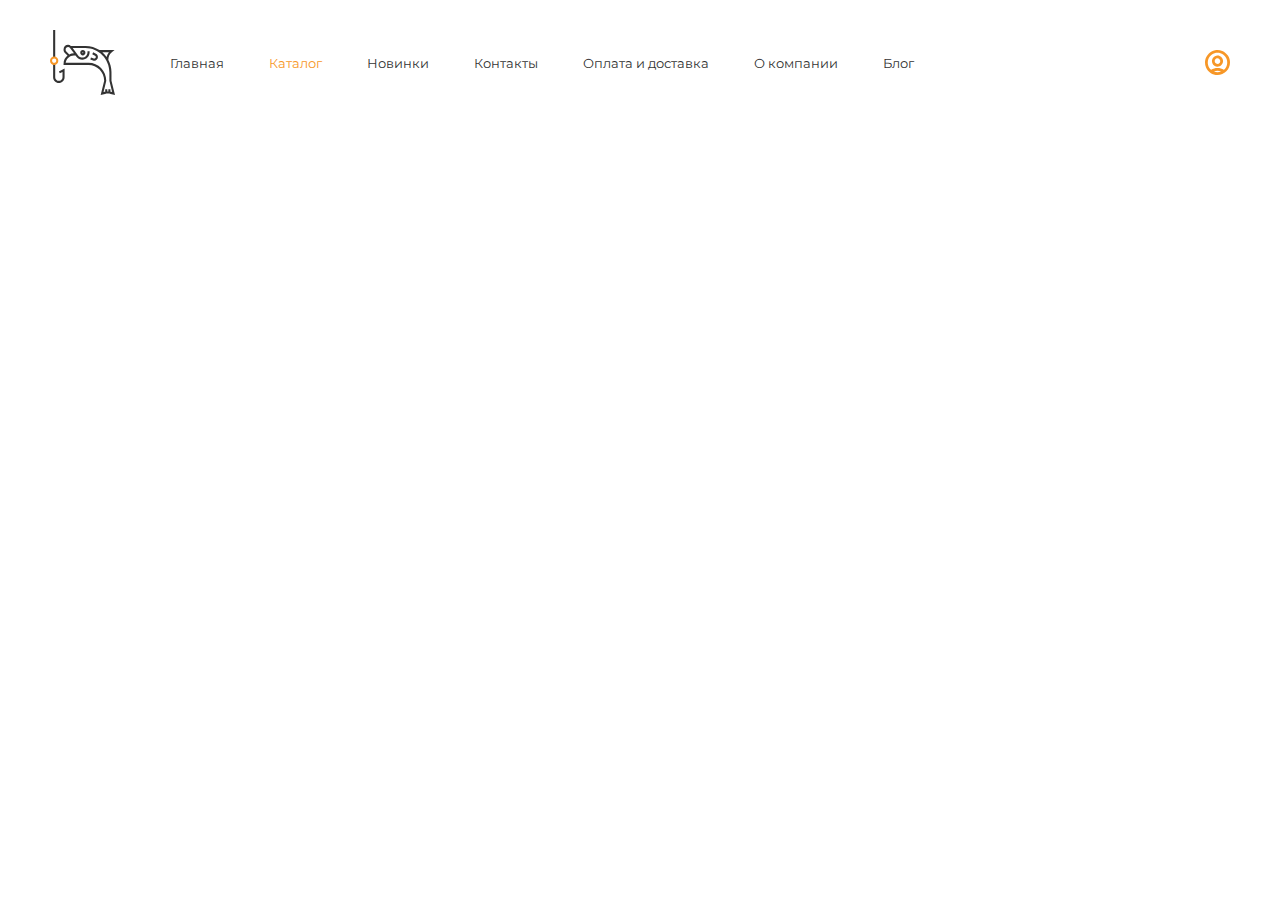
<file: Шапка сайта/index.html>
<!DOCTYPE html>
<html lang="ru">
  <head>
    <meta charset="utf-8">
    <link rel="preconnect" href="https://fonts.googleapis.com">
    <link rel="preconnect" href="https://fonts.gstatic.com" crossorigin>
    <link href="https://fonts.googleapis.com/css2?family=Montserrat:wght@400;700&display=swap" rel="stylesheet">
    <link href="css/style.css" rel="stylesheet">
    <title>Шапка</title>
  </head>
  <body>
  <header class="page-header">
    <nav class="main-nav">
      <p class="logo">
        <img src="img/logo.svg" width="65" height="65" alt="Логотип сайта На крючке">
      </p>
      <ul class="site-navigation">
        <li class="site-navigation-item">
          <a href="#">Главная</a>
        </li>
        <li class="site-navigation-item">
          <a class="active-item" href="#">Каталог</a>
        </li>
        <li class="site-navigation-item">
          <a href="#">Новинки</a>
        </li>
        <li class="site-navigation-item">
          <a href="#">Контакты</a>
        </li>
        <li class="site-navigation-item">
          <a href="#">Оплата и доставка</a>
        </li>
        <li class="site-navigation-item">
          <a href="#">О компании</a>
        </li>
        <li class="site-navigation-item">
          <a href="#">Блог</a>
        </li>
      </ul>
      <a class="signin" href="#">
        <img src="img/user.svg" width="25" height="25" alt="Войти в кабинет пользователя">
      </a>
    </nav>
  </header>
  </body>
</html>
</file>
<file: Макет АН Отдел Продаж/css/style.css>
@font-face {
    font-family: "SF UI Text";
    src: local('SF UI Text'), local('SFUIText-Regular'),
         url('../fonts/SFUIText-Regular.ttf') format('truetype');
    font-weight: normal;
    font-style: normal;
}

@font-face {
    font-family: "SF UI Text";
    src: local('SF UI Text'), local('SFUIText-Medium'),
        url('../fonts/SFUIText-Medium.ttf') format('truetype');
    font-weight: 500;
    font-style: normal;
}

@font-face {
    font-family: "SF UI Text";
    src: local('SF UI Text'), local('SFUIText-Semibold'),
        url('../fonts/SFUIText-Semibold.ttf') format('truetype');
    font-weight: 600;
    font-style: normal;
}

@font-face {
    font-family: "SF UI Text";
    src: local('SF UI Text'), local('SFUIText-Heavy'),
        url('../fonts/SFUIText-Heavy.ttf') format('truetype');
    font-weight: 800;
    font-style: normal;
}

body{
    margin: 0;
    font-family: "SF UI Text", sans-serif;
    font-size: 16px;
    font-weight: 400;
    font-style: normal;
    line-height: 29px;
    color: #000000;
}

a{
    color: #000000;
    text-decoration: none;
}

button{
    font-family: "SF UI Text", sans-serif;
    font-size: 16px;
    font-weight: 400;
    line-height: 18px;
    font-style: normal;
    cursor: pointer;
}

button:hover{
    opacity: 0.7;
}

.main-header{
    background-color: #F7FAFD;
    margin-bottom: 120px;
}

.header-content-container{
    width: 1420px;
    margin: 0 auto;
    display: flex;
    align-items: center;
    padding: 25px 0;
}

.logo-container{
    display: flex;
    justify-content: space-between;
    align-items: center;
    width: 247px;
    text-decoration: none;
    color: #2B2B2B;
    margin-right: 120px;
}

.logo-container:hover{
    transform: scale(1.02);
}

.logo-container p{
    display: inline-block;
    text-transform: uppercase;
    font-weight: 800;
    font-size: 20px;
    line-height: 24px;
}

.main-list-navigation{
    display: flex;
    align-items: center;
    gap: 40px;
    width: 514px;
    margin: 0;
    padding: 0;
    list-style: none;
    margin-right: 143px;
}

.main-list-navigation li{
    font-size: 16px;
    line-height: 19px;
}

.main-list-navigation li:hover{
    opacity: 0.7;
}

.main-list-navigation li:active{
    opacity: 0.5;
}

.phone-calling{
    font-weight: 600;
    font-size: 17px;
    line-height: 20px;
}

.phone-calling.head{
    width: 201px;
    margin-right: 37px;
}

.phone-calling.head::before{
    content: '';
    background-image: url("../img/phone-icon.svg");
    background-repeat: no-repeat;
    background-size: cover;
    display: inline-block;
    vertical-align: middle;
    width: 17px;
    height: 19px;
    margin-right: 10px;
}

.phone-calling:hover{
    transform: scale(1.02);
}

.call-order{
    width: 158px;
    background-color: transparent;
    font-size: 15px;
    color: #207FF1;
    padding: 11px 18px;
    border: 1px solid #207FF1;
    border-radius: 12px; 
}

.section-lead{
    width: 1420px;
    margin: 0 auto;
    margin-bottom: 116px;
}

.lead-text-container{
    width: 688px;
}

h1{
    margin: 0;
    margin-bottom: 30px;
    font-weight: 600;
    font-size: 60px;
    line-height: 72px;
}

.lead-text-container p{
    width: 450px;
    margin-left: 15px;
    margin-bottom: 50px;
}

.lead-text-container a{
    display: block;
    width: 299px;
    color: #fff;
    background-color: #207FF1;
    border-radius: 15px;
    padding: 15px 20px;
    text-align: center;
}

.beatiful-view{
    background-image: url("../img/beatiful-view-image.jpg");
    background-size: cover;
    background-repeat: no-repeat;
    background-position: center center;
    height: 750px;
}

.advantages{
    background-color: #F1F6FC;
}

.advantage-content-container{
    padding-top: 120px;
    padding-bottom: 127px;
    width: 1420px;
    margin: 0 auto;
}

.advantage-content-container .text-container{
    display: flex;
    margin-bottom: 70px;
}

.advantage-content-container .text-container h2{
    position: relative;
    width: 547px;
    font-weight: 600;
    font-size: 38px;
    line-height: 53px;
    margin: 0;
    margin-right: 178px;
    padding-bottom: 30px;
}

.advantage-content-container .text-container h2:after{
    position: absolute;
    width: 105px;
    height: 3px;
    background-color: #207FF1;
    content: '';
    left: 0;
    bottom: 0;
}

.advantage-content-container .text-container p{
    width: 525px;
    font-size: 18px;
    line-height: 29px;
}

.advantages-list{
    display: flex;
    justify-content: space-between;
    margin: 0;
    padding: 0;
    list-style: none;
}

.advantage-card{
    width: 272px;
    background-color: #fff;
    border-radius: 30px;
    padding: 40px 30px;
}

.advantage-card h3{
    margin: 0;
    margin-bottom: 25px;
    font-weight: 600;
    font-size: 18px;
    line-height: 45px;
}

.advantage-card h3 span{   
    font-size: 54px;
    line-height: 45px;
    color: #207FF1;
}

.advantage-card p{
    margin: 0;
    font-weight: 400;
    font-size: 15px;
    line-height: 18px;
    color: #767676;
}

.sale-offer{
    background-image: url("../img/sale-offer-image.jpg");
    background-size: cover;
    background-repeat: no-repeat;
    background-position: center center;
    height: 673px;
}

.sale-offer .content-container{
    width: 1420px;
    margin: 0 auto;
    height: 100%;
}

.sale-offer .content-container .text-container{
    width: 378px;
    padding: 120px 0;
}

.sale-offer .content-container .text-container h2{
    font-weight: 500;
    font-size: 38px;
    line-height: 45px;
    color: #fff;
    margin: 0;
    margin-bottom: 27px;
}

.sale-offer .content-container .text-container p{
    font-size: 18px;
    line-height: 24px;
    color: rgba(255, 255, 255, 0.7);
    margin: 0;
}

.sale-offer .content-container .text-container form{
    width: 345px;
    margin-top: 100px;
}

.sale-offer .content-container .text-container form input[type="tel"]{
    display: block;
    font-family: "SF UI Text", sans-serif;
    font-style: normal;
    font-weight: 400;
    font-size: 18px;
    line-height: 22px;
    width: 100%;
    box-sizing: border-box;
    padding: 17px 21px;
    border-radius: 15px;
    border: 0px;
    margin-bottom: 10px;
}

.sale-offer .content-container .text-container form input[type="submit"]{
    display: block;
    font-family: 'SF UI Text';
    font-style: normal;
    font-weight: 500;
    font-size: 16px;
    line-height: 19px;
    color: #fff;
    width: 100%;
    background-color: #207FF1;
    border: 0px;
    padding: 18px 20px;
    text-align: center;
    border-radius: 15px;
}

.achivements{
    background-color: #F1F6FC;
}

.achivements .content-container{
    width: 1420px;
    margin: 0 auto;
    padding: 120px 0;
}

.achivements .content-container h2{
    position: relative;
    font-weight: 600;
    font-size: 32px;
    line-height: 53px;
    margin: 0;
    margin-bottom: 50px;
    padding-bottom: 20px;
}

.achivements .content-container h2:after{
    position: absolute;
    width: 105px;
    height: 3px;
    background-color: #207FF1;
    content: '';
    left: 0;
    bottom: 0;
}

.achive-list{
    display: flex;
    flex-wrap: wrap;
    gap: 30px;
    margin: 0;
    padding: 0;
    list-style: none;
}

.achive-card{
    width: 393px;
    padding: 30px;
    background-color: #fff;
    border-radius: 30px;
}

.achive-card h3{
    font-weight: 500;
    font-size: 23px;
    line-height: 30px;
    margin: 0;
    margin-bottom: 20px;
}

.achive-card p{
    font-size: 15px;
    line-height: 23px;
    color: #767676;
    margin-bottom: 43px;
}

.achive-card .wrap-container{
    display: flex;
    align-items: center;
    justify-content: space-between;
}

.achive-card .wrap-container time{
    font-size: 15px;
    line-height: 23px;
    color: #767676;
}

.achive-card .wrap-container .achive-link{
    display: inline-block;
    font-size: 15px;
    line-height: 18px;
    color: #207FF1;
    padding: 6px 22px;
    text-align: center;
    background-color: #F1F6FC;
    border-radius: 20px;
}

.achive-card:hover{
    transform: translateY(-5px);
    box-shadow: 0px 4px 30px rgba(0, 0, 0, 0.15);
    transition: ease-in-out 0.2s;
}

.achive-card:hover h3{
    color: #207FF1;
    transition: ease-in-out 0.2s;
}

.achive-card .wrap-container .achive-link:hover{
    color: #fff;
    background-color: #207FF1;
    transition: ease-in-out 0.2s;
}

.contacts{
    display: flex;
    justify-content: space-between;
    width: 1420px;
    margin: 0 auto;
    padding-top: 120px;
    padding-bottom: 185px;
}

.contacts .left-column{
    width: 200px;
}

.contacts .left-column h2{
    position: relative;
    font-weight: 600;
    font-size: 32px;
    line-height: 53px;
    margin: 0;
    margin-bottom: 30px;
    padding-bottom: 20px;
}

.contacts .left-column h2:after{
    position: absolute;
    width: 105px;
    height: 3px;
    background-color: #207FF1;
    content: '';
    left: 0;
    bottom: 0;
}

.contacts .left-column .phone-calling{
    display: block;
    font-size: 17px;
    line-height: 20px;
    margin-bottom: 20px;
}

.contacts .left-column address{
    margin: 0;
    font-style: normal;
    font-size: 15px;
    line-height: 23px;
    margin-bottom: 50px;
}

.contacts .left-column .call-order.back{
    color: #fff;
    background-color: #207FF1;
    width: 100%;
    padding: 18px 28px;
    margin-bottom: 30px;
}

.contacts-list{
    display: flex;
    gap: 15px;
    margin: 0;
    padding: 0;
    list-style: none;
}

.contacts-list li a{
    display: flex;
    width: 50px;
    height: 50px;
    align-items: center;
    justify-content: center;
    border: 1px solid #207FF1;
    border-radius: 50%;
}

.contacts-list li a img{
    vertical-align: middle;
}

.contacts-list li a:hover{
    opacity: 0.7;
}

.contacts-list li a:active{
    opacity: 0.5;
}
</file>
<file: Макет яхт-клуба/css/style.css>
body{
    margin: 0;
    font-family: 'Roboto', sans-serif;
    font-style: normal;
    font-weight: 400;
    font-size: 16px;
    line-height: 24px;
    background-color: #FDFDFF;
    color: #163152;
}

.main-header{
    width: 1170px;
    margin: 0 auto;
    padding: 20px 55px;
    margin-bottom: 40px;
}

.main-nav{
    display: flex;
}

.logo{
    margin-right: auto;
}

.nav-list{
    display: flex;
    flex-wrap: wrap;
    align-items: center;
    width: 560px;
    margin: 0;
    padding: 0;
    list-style: none;
    margin-right: 40px;
}

.nav-list-item{
    margin-right: 30px;
}

.nav-list-item:last-child{
    margin-right: 0;
}

.account{
    display: flex;
    justify-content: center;
    align-self: center;
    border: 1px solid #00C6BD;
    border-radius: 50%;
    width: 34px;
    height: 34px;
}

.account img{
    display: block;
    padding: 8px 0;
}

.account:hover{
    opacity: 0.5;
}

.account:active{
    opacity: 0.3;
}

.nav-list-item a{
    display: block;
    font-size: 14px;
    line-height: 18px;
    color: #163152;
    text-transform: uppercase;
    text-decoration: none;
}


.nav-list-item a:hover{
    color: rgba(22, 49, 82, 0.5);
}

.nav-list-item a:active{
    color: rgba(22, 49, 82, 0.3);
}

.main-content{
    padding: 0 55px;
    width: 1170px;
    margin: 0 auto;
}

.section-lead{
    margin-bottom: 120px;
}

.section-lead h1{
    margin: 0;
    margin-left: 70px;
    margin-bottom: 40px;
    font-style: italic;
    font-size: 44px;
    line-height: 60px;
    text-transform: uppercase;
    font-weight: normal;
}

.article-item{
    width: 1030px;
    margin: 0 auto;
    display: flex;
    justify-content: space-between;
}

.article-item-1{
    margin-bottom: 100px;
}

.article-item-2{
    flex-direction: row-reverse;
    margin-bottom: 120px;
    text-align: right;
}

.article-text-column{
    width: 400px;
}

.article-date{
    font-size: 14px;
    line-height: 18px;
    text-transform: uppercase;
}

.article-item h2{
    margin: 0;
    margin-bottom: 35px;
    font-weight: 700;
    font-size: 24px;
    line-height: 34px;
    text-decoration: underline;
    text-decoration-color: #00C6BD;
    text-decoration-thickness: 2px;
    text-underline-offset: 15px;
    text-underline-position: under;
}

.rents{
    width: 1170px;
    font-size: 14px;
    margin-bottom: 120px;
}

.rent-list{
    display: flex;
    justify-content: center;
    flex-wrap: wrap;
    gap: 30px;
    margin: 0;
    padding: 0;
    list-style: none;
}

.card{
    background-color: #FDFDFF;
    box-shadow: 0px 4px 30px rgba(22, 49, 82, 0.12);
    width: 310px;
    padding: 30px;
}

.card img{
    display: block;
    margin-bottom: 21px;
}

.card-description{
    margin: 0;
    margin-bottom: 15px;
}

.card-properties{
    line-height: 19px;
    margin: 0;
    margin-left: 18px;
    margin-bottom: 29px;
    padding: 0;
}

.card-properties li{
    margin-bottom: 4px;
}

.rents h2{
    margin: 0;
    margin-bottom: 55px;
    font-size: 24px;
    line-height: 34px;
    text-decoration: underline;
    text-decoration-color: #00C6BD;
    text-decoration-thickness: 2px;
    text-underline-offset: 15px;
    text-underline-position: under;
}

.rents h3{
    margin: 0;
    margin-bottom: 18px;
    font-weight: 700;
    font-size: 20px;
    line-height: 23px; 
}

.rents span{
    font-weight: 700;
    font-size: 18px;
    line-height: 21px;
}

.price-container{
    display: flex;
    justify-content: space-between;
}

.gallery{
    margin-bottom: 120px;
}

.gallery-wrapper{
    display: flex;
    justify-content: space-between;
} 

.gallery h2{
    text-align: center;
    margin-bottom: 55px;
    font-weight: 700;
    font-size: 24px;
    line-height: 34px; 
    text-decoration: underline;
    text-decoration-color: #00C6BD;
    text-decoration-thickness: 2px;
    text-underline-offset: 15px;
    text-underline-position: under;
}

.image-list{
    margin: 0;
    padding: 0;
    list-style: none;
}

.image-list a{
    position: relative;
    display: block;
}

.image-list img{
    display: block;
}

.image-list a::before{
    content: '';
    position: absolute;
    width: 170px;
    height: 150px;
    background-color: rgba(253, 253, 255, 0.5);
}

.image-list li{
    margin-bottom: 30px;
}

.image-list li:last-child{
    margin-bottom: 0;
}

.image-list a.active-item::before{
    background-color: transparent;
}

.news{
    width: 770px;
    margin: 0 auto;
    margin-bottom: 120px;
}

.news h2{
    text-align: center;
    margin-bottom: 55px;
    font-weight: 700;
    font-size: 24px;
    line-height: 34px;
    text-decoration: underline;
    text-decoration-color: #00C6BD;
    text-decoration-thickness: 2px;
    text-underline-offset: 15px;
    text-underline-position: under;
}

.news figure{
    margin: 0;
    padding: 0;
    margin-bottom: 33px;
}

.news figure img{
    margin-bottom: 17px;
}

.news figcaption{
    font-size: 16px;
    line-height: 19px;
    color: #8693A4;
}

.news p{
    margin: 0;
    margin-top: 12px;
    margin-bottom: 12px;
    font-size: 18px;
    line-height: 26px;
}

.teams-list{
    margin: 0;
    padding: 0;
    margin-top: 15px;
    margin-left: 19px;
    margin-bottom: 30px;
    font-size: 18px;
    line-height: 18px;
}

.teams-list li{
    margin-bottom: 8px;
}

.news h3{
    margin: 0;
    margin-bottom: 27px;
    font-weight: 700;
    font-size: 22px;
    line-height: 26px;
}

.news h4{
    margin: 0;
    margin-top: 27px;
    margin-bottom: 15px;
    font-weight: 700;
    font-size: 20px;
    line-height: 26px;  
}

.news blockquote{
    margin: 0;
    margin-top: 38px;
    margin-bottom: 30px;
    padding: 0;
    font-weight: 700;
    font-size: 26px;
    line-height: 36px;
    border-left: 2px solid #00C6BD;
    padding-left: 20px;
}

.news-footer{
    margin-top: 40px;
    display: flex;
    justify-content: space-between;
}

.share-button{
    width: 26px;
    height: 22px;
    align-self: center;
}

.share-button:hover{
    opacity: 0.5;
}

.share-button:active{
    opacity: 0.3;
}

.share-button img{
    display: block;
}

.author-profile{
    display: flex;
    align-items: center;
}

.author-img{
    display: block;
    margin-right: 15px;
}

.author-profile a{
    display:block;
    font-weight: 700;
    font-size: 16px;
    line-height: 19px; 
    text-decoration: none;
    color:#163152; 
}

.author-info-container a{
    margin-bottom: 9px;
}

.author-info-container a:hover{
    color: rgba(22, 49, 82, 0.5);
}

.author-info-container a:active{
    color: rgba(22, 49, 82, 0.3);
}

.author-profile time{
    color: #8693A4;
    font-size: 16px;
    line-height: 19px;
}

.contacts{
    display: flex;
    justify-content: space-between;
}

.map-photo{
    order: -1;
}

.contacts-right-column{
    width: 400px;
}

.contacts h2{
    margin: 0;
    margin-bottom: 35px;
    font-weight: 700;
    font-size: 24px;
    line-height: 34px;
    text-decoration: underline;
    text-decoration-color: #00C6BD;
    text-decoration-thickness: 2px;
    text-underline-offset: 15px;
    text-underline-position: under;
}

.contacts-list{
    margin: 0;
    padding: 0;
    list-style: none;
}

.contacts-list-item{
    font-size: 16px;
    line-height: 22px;
}

.contacts h3{
    margin: 0;
    margin-right: 10px;
    margin-bottom: 15px;
    display: inline-block;
    font-weight: 700;
    font-size: 16px;
    line-height: 22px;
}

.contacts a{
    color: #163152;
    text-decoration: none;
}

.contacts a:hover{
    color: rgba(22, 49, 82, 0.5);
}

.contacts a:active{
    color: rgba(22, 49, 82, 0.3);
}

.socials-list{
    display: flex;
    flex-wrap: wrap;
    gap: 15px;
    margin: 0;
    padding: 0;
    list-style: none;
}

.socials-list-item{
    border: 1px solid #00C6BD;
    border-radius: 50%;
}

.socials-list-item a{
    display: flex;
    justify-content: center;
    align-items: center;
    width: 40px;
    height: 40px;
}

.socials-list-item a:hover{
    opacity: 0.5;
}

.socials-list-item a:active{
    opacity: 0.3;
}

.socials-list-item img{
    display: block;
}

.main-footer{
    padding: 60px 0;
    margin-top: 120px;
}

.footer-container{
    display: flex;
    justify-content: space-between;
    width: 1170px;
    margin: 0 auto;
    padding: 0 55px;
}

.footer-column{
    width: 175px;
}

.footer-column img{
    display: block;
    margin-bottom: 30px;
}

.main-footer p{
    font-size: 10px;
    line-height: 12px;
}

.policy a{
    color: #163152;
}

.policy a:hover{
    color: rgba(22, 49, 82, 0.5);
}

.policy a:active{
    color: rgba(22, 49, 82, 0.3);
}

.main-footer h2{
    margin: 0;
    margin-bottom: 20px;
    font-weight: 700;
    font-size: 14px;
    line-height: 18px;
    text-transform: uppercase;
}

.footer-list{
    display: flex;
    justify-content: space-between;
    margin: 0;
    padding: 0;
    list-style: none;
    width: 870px;
    font-size: 14px;
    line-height: 16px;
}

.footer-list-item{
    width: 165px;
}

.footer-list-item ul{
    display: flex;
    flex-direction: column;
    justify-content: space-between;
    height: 128px;
    margin: 0;
    padding: 0;
    list-style: none;
}

.footer-list-item ul a:hover{
    color: rgba(22, 49, 82, 0.5);
}

.footer-list-item ul a:active{
    color: rgba(22, 49, 82, 0.3);
}

.footer-list a{
    color:#163152;
    text-decoration: none;
    font-weight: 400;
    font-size: 14px;
    line-height: 16px;
}
</file>
<file: Подвал сайта/css/style.css>
body {
    font-family: "Source Sans Pro", sans-serif;
    font-size: 15px;
    line-height: 19px;
    margin: 0;
}

.main-footer {
    color: #ffffff;
    background-color: #1E1A2B;
}

.footer-container {
    width: 1120px;
    margin: 0 auto;
    padding-top: 70px;
    padding-bottom: 95px;
    padding-left: 80px;
    padding-right: 80px;
    display: flex;
    justify-content: space-between;
}

.logo {
    width: 130px;
    height: 46px;
    margin-top: 0;
    margin-bottom: 30px;
}

.footer-column {
    width: 300px;
}

.footer-info a {
    color: #ffffff;
}

.footer-navigation-topics {
    width: 700px;
    list-style: none;
    padding: 0;
    margin: 0;
    display: flex;
    gap: 110px;
}

.footer-navigation-topic {
    width: 160px;
}

    .footer-navigation-topic h2 {
        font-size: 20px;
        line-height: 46px;
        margin-top: 0;
        margin-bottom: 30px;
    }

.footer-navigation {
    list-style: none;
    padding: 0;
    margin: 0;
}

.footer-navigation-item {
    margin-bottom: 10px;
}

    .footer-navigation-item:last-child {
        margin-bottom: 0;
    }

    .footer-navigation-item a {
        color: #ffffff;
        text-decoration: none;
    }

        .footer-navigation-item a:hover {
            color: rgba(255, 255, 255, 0.7);
        }

        .footer-navigation-item a:active {
            color: rgba(255, 255, 255, 0.5);
        }

.footer-info a:hover {
    color: rgba(255, 255, 255, 0.7);
}

.footer-info a:active {
    color: rgba(255, 255, 255, 0.5);
}
</file>
<file: Простая галерея фото/css/style.css>
body {
    font-family: "Raleway", sans-serif;
    color: #333333;
    margin: 0;
}

.gallery {
    width: 980px;
    margin: 0 auto;
    padding-top: 100px;
    padding-bottom: 100px;
}

    .gallery h2 {
        font-size: 42px;
        line-height: 50px;
        margin-top: 0;
        margin-bottom: 45px;
    }

.active-photo {
    display: block;
    margin-bottom: 20px;
}

.preview-list {
    padding: 0;
    margin: 0;
    list-style: none;
    display: flex;
}

    .preview-list li {
        width: 180px;
        margin-right: 20px;
    }

        .preview-list li:last-child {
            margin-right: 0;
        }

    .preview-list a {
        position: relative;
        display: block;
    }

        .preview-list a::before {
            content: "";
            position: absolute;
            top: 0;
            bottom: 0;
            left: 0;
            right: 0;
            background-color: rgba(255, 255, 255, 0.5);
        }

        .preview-list a.active-item::before {
            background-color: transparent;
        }

    .preview-list img {
        display: block;
    }
</file>
<file: Статья про ИИС/css/style.css>
body {
    margin: 0;
    font-family: "Source Sans Pro", sans-serif;
    font-size: 20px;
    line-height: 30px;
    color: #000218;
}

.post {
    width: 970px;
    margin: 0 auto;
    padding-top: 120px;
    padding-bottom: 95px;
    padding-left: 155px;
    padding-right: 155px;
}

.post-title {
    margin-top: 0;
    margin-bottom: 20px;
    font-size: 42px;
    line-height: 52px;
}

.post-lead {
    width: 700px;
    margin-top: 0;
    margin-bottom: 25px;
    font-size: 24px;
    line-height: 34px;
}

.post-img {
    display: block;
    margin-bottom: 40px;
}

.post-description {
    width: 700px;
    margin-top: 0;
    margin-bottom: 55px;
    font-size: 24px;
    line-height: 34px;
}

.post-content {
    width: 700px;
}

    .post-content h2 {
        margin-top: 55px;
        margin-bottom: 25px;
        font-size: 32px;
        line-height: 40px;
    }

    .post-content h3 {
        margin-top: 40px;
        margin-bottom: 20px;
        font-size: 24px;
        line-height: 30px;
    }

    .post-content p {
        margin-top: 10px;
        margin-bottom: 10px;
    }

    .post-content ins {
        text-decoration: none;
    }

    .post-content ul {
        padding: 0;
        margin: 0;
        padding-left: 20px;
        margin-top: 15px;
        margin-bottom: 15px;
    }

    .post-content li {
        margin-bottom: 15px;
    }

.post-footer {
    display: flex;
    justify-content: space-between;
    margin-top: 40px;
    padding: 30px 0;
    border-top: 1px solid #000218;
    border-bottom: 1px solid #000218;
}

.post-meta {
    max-width: 920px;
}

.tags {
    display: flex;
    flex-wrap: wrap;
    gap: 20px;
    margin: 0;
    padding: 0;
    list-style: none;
    margin-bottom: 25px;
}

.tag a {
    display: block;
    padding: 5px 10px;
    font-size: 16px;
    line-height: 20px;
    text-decoration: none;
    color: #000218;
    border: 1px solid #5974FF;
}

    .tag a:hover {
        opacity: 0.7;
    }

    .tag a:active {
        opacity: 0.5;
    }

.post-meta time {
    font-size: 16px;
    line-height: 20px;
}

.post-share {
    margin-top: 15px;
}

    .post-share:hover {
        opacity: 0.7;
    }

    .post-share:active {
        opacity: 0.5;
    }
</file>
<file: Шапка сайта/css/style.css>
body {
    font-family: "Montserrat", sans-serif;
    color: #333333;
    margin: 0;
}

.page-header {
    width: 1180px;
    margin: 0 auto;
    padding: 30px 50px;
}

.main-nav {
    display: flex;
    align-items: center;
}

.logo {
    width: 65px;
    height: 65px;
    margin-right: 55px;
    margin-top: 0;
    margin-bottom: 0;
}

.site-navigation {
    padding: 0;
    margin: 0;
    list-style: none;
    max-width: 980px;
    display: flex;
    flex-wrap: wrap;
}

.site-navigation-item {
    margin-right: 45px;
}

    .site-navigation-item:last-child {
        margin-right: 0;
    }

.signin {
    width: 25px;
    height: 25px;
    margin-left: auto;
}

.site-navigation-item a {
    font-size: 13px;
    line-height: 18px;
    color: #333333;
    text-decoration: none;
}

.site-navigation-item .active-item {
    color: #f79727;
}

.site-navigation-item a:hover {
    color: #f79727;
}

.site-navigation-item a:active {
    color: rgba(247, 151, 39, 0.7);
}

.signin:hover {
    opacity: 0.7;
}

.signin:active {
    opacity: 0.5;
}
</file>
